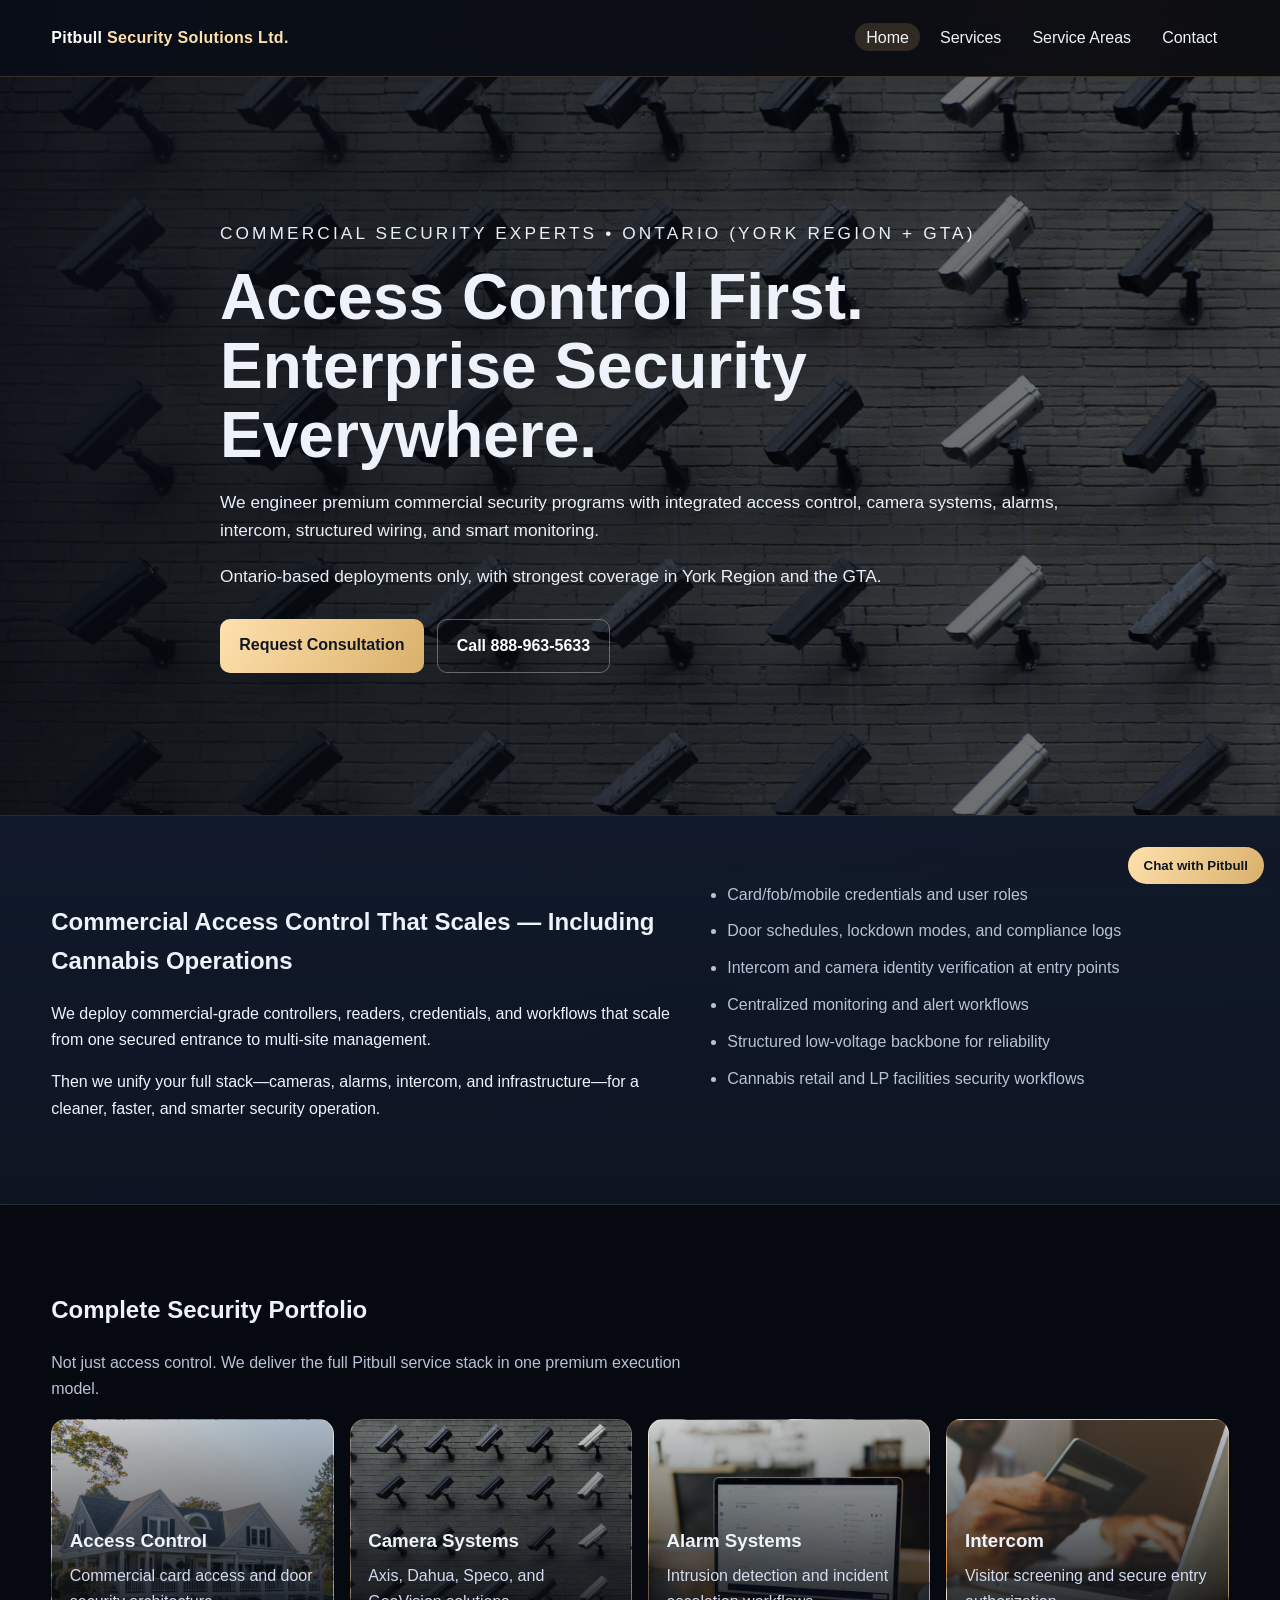
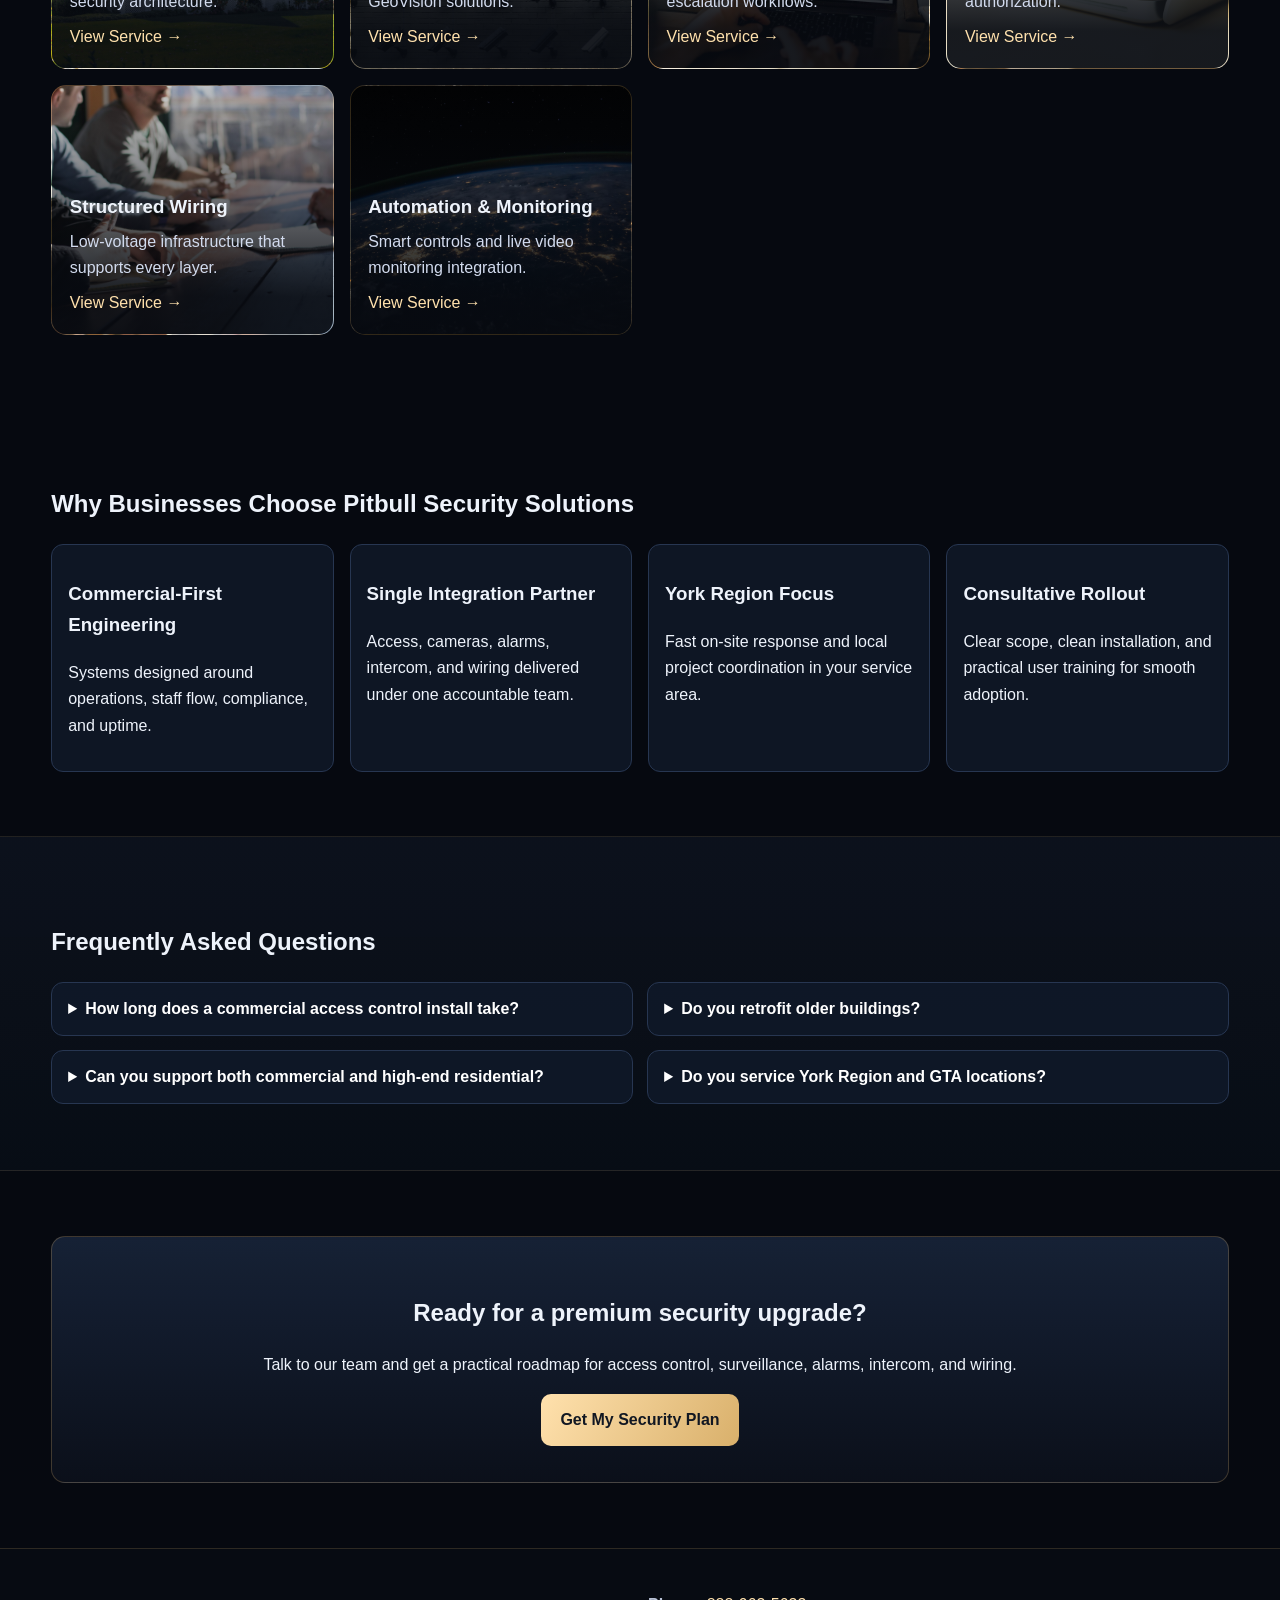
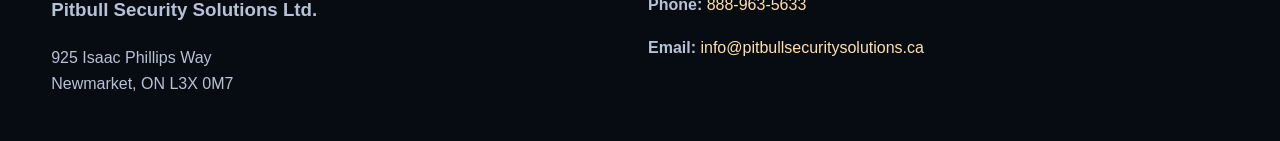
<file: index.html>
<!doctype html>
<html lang="en">
<head>
  <meta charset="UTF-8">
  <meta name="viewport" content="width=device-width, initial-scale=1.0">
  <title>Commercial Security & Access Control Newmarket | Pitbull Security Solutions Ltd.</title>
  <meta name="description" content="Pitbull Security Solutions Ltd. delivers commercial-first access control, camera systems, alarms, intercom, structured wiring, automation, and monitoring in Newmarket, Aurora, Richmond Hill, East Gwillimbury, Bradford, Georgina/Keswick, Vaughan, and GTA project coverage including Toronto, Markham, Mississauga, and Brampton.">
  <meta name="keywords" content="commercial access control Newmarket, security cameras Aurora, alarm systems Richmond Hill, intercom installation Vaughan, structured wiring East Gwillimbury, live video monitoring York Region">
  <meta name="robots" content="index,follow,max-snippet:-1,max-image-preview:large,max-video-preview:-1">
  <meta name="author" content="Pitbull Security Solutions Ltd.">
  <meta name="theme-color" content="#060910">
    <meta property="og:title" content="Pitbull Security Solutions Ltd. | Premium Commercial Security Integration">
  <meta property="og:description" content="Access control-led security design with premium cameras, alarms, intercom, and structured wiring.">
  <meta property="og:type" content="website">
  <meta property="og:url" content="https://pitbullsecuritysolutions.ca/">
  <meta property="og:image" content="https://images.unsplash.com/photo-1529078155058-5d716f45d604?auto=format&fit=crop&w=1600&q=80">
  <meta name="twitter:card" content="summary_large_image">
  <link rel="canonical" href="https://pitbullsecuritysolutions.ca/">
  <link rel="stylesheet" href="styles.css">
  <link rel="icon" href="favicon.svg" type="image/svg+xml">
  <link rel="manifest" href="site.webmanifest">
  <script type="application/ld+json">
  {
    "@context":"https://schema.org",
    "@graph":[
      {
        "@type":"SecurityService",
        "@id":"https://pitbullsecuritysolutions.ca/#business",
        "name":"Pitbull Security Solutions Ltd.",
        "url":"https://pitbullsecuritysolutions.ca/",
        "telephone":"+1-888-963-5633",
        "email":"info@pitbullsecuritysolutions.ca",
        "image":"https://images.unsplash.com/photo-1529078155058-5d716f45d604?auto=format&fit=crop&w=1600&q=80",
        "address":{"@type":"PostalAddress","streetAddress":"925 Isaac Phillips Way","addressLocality":"Newmarket","addressRegion":"ON","postalCode":"L3X 0M7"},
        "areaServed":["Newmarket","Aurora","Richmond Hill","East Gwillimbury","Bradford","Georgina","Keswick","Vaughan","Markham","Toronto","Mississauga","Brampton"],
        "serviceType":["Access Control","Card Access","Camera Systems","Video Surveillance","Alarm Systems","Intercom","Structured Wiring","Low-Voltage Wiring","Smart Home Automation","Automation Systems","Live Video Monitoring"]
      },
      {
        "@type":"FAQPage",
        "mainEntity":[
          {"@type":"Question","name":"What types of properties do you secure?","acceptedAnswer":{"@type":"Answer","text":"We design and install security systems for offices, retail units, cannabis stores, production warehouses, factories, mixed-use buildings, and high-end residential properties."}},
          {"@type":"Question","name":"Can you combine access control, cameras, alarms, and intercom in one system?","acceptedAnswer":{"@type":"Answer","text":"Yes. Pitbull Security Solutions builds integrated security environments where access control, surveillance, alarms, and intercom work together under one strategy."}},
          {"@type":"Question","name":"Do you provide structured low-voltage wiring?","acceptedAnswer":{"@type":"Answer","text":"Yes. We install structured Cat6/Cat6A low-voltage wiring to support access control, camera systems, alarms, intercom, and future expansion."}},
          {"@type":"Question","name":"Which York Region and GTA areas do you serve?","acceptedAnswer":{"@type":"Answer","text":"We serve Newmarket, Aurora, Richmond Hill, East Gwillimbury, Bradford, Georgina/Keswick, Vaughan, and GTA project coverage including Toronto, Markham, Mississauga, and Brampton."}}
        ]
      }
    ]
  }
  </script>
</head>
<body>
<header class="site-header">
  <div class="container nav-wrap">
    <a class="brand" href="index.html">Pitbull <span>Security Solutions Ltd.</span></a>
    <nav aria-label="Primary navigation">
      <ul>
        <li><a href="index.html" aria-current="page">Home</a></li>
        <li><a href="services.html">Services</a></li>
        <li><a href="areas.html">Service Areas</a></li>
        <li><a href="contact.html">Contact</a></li>
      </ul>
    </nav>
  </div>
</header>

<main>
  <section class="hero">
    <div class="container hero-content">
      <p class="eyebrow">Commercial Security Experts • Ontario (York Region + GTA)</p>
      <h1>Access Control First.<br>Enterprise Security Everywhere.</h1>
      <p>We engineer premium commercial security programs with integrated access control, camera systems, alarms, intercom, structured wiring, and smart monitoring.</p>
      <p>Ontario-based deployments only, with strongest coverage in York Region and the GTA.</p>
      <div class="hero-actions">
        <a class="btn btn-primary" href="contact.html">Request Consultation</a>
        <a class="btn btn-secondary" href="tel:8889635633">Call 888-963-5633</a>
      </div>
    </div>
  </section>

  <section class="section dark-panel">
    <div class="container two-col">
      <div>
        <h2>Commercial Access Control That Scales — Including Cannabis Operations</h2>
        <p>We deploy commercial-grade controllers, readers, credentials, and workflows that scale from one secured entrance to multi-site management.</p>
        <p>Then we unify your full stack—cameras, alarms, intercom, and infrastructure—for a cleaner, faster, and smarter security operation.</p>
      </div>
      <ul class="feature-list">
        <li>Card/fob/mobile credentials and user roles</li>
        <li>Door schedules, lockdown modes, and compliance logs</li>
        <li>Intercom and camera identity verification at entry points</li>
        <li>Centralized monitoring and alert workflows</li>
        <li>Structured low-voltage backbone for reliability</li>
        <li>Cannabis retail and LP facilities security workflows</li>
      </ul>
    </div>
  </section>

  <section class="section">
    <div class="container">
      <h2>Complete Security Portfolio</h2>
      <p class="section-lead">Not just access control. We deliver the full Pitbull service stack in one premium execution model.</p>
      <div class="service-grid">
        <article class="service-tile img-access"><div><h3>Access Control</h3><p>Commercial card access and door security architecture.</p><a href="access-control.html">View Service →</a></div></article>
        <article class="service-tile img-camera"><div><h3>Camera Systems</h3><p>Axis, Dahua, Speco, and GeoVision solutions.</p><a href="camera-systems.html">View Service →</a></div></article>
        <article class="service-tile img-alarm"><div><h3>Alarm Systems</h3><p>Intrusion detection and incident escalation workflows.</p><a href="alarm-systems.html">View Service →</a></div></article>
        <article class="service-tile img-intercom"><div><h3>Intercom</h3><p>Visitor screening and secure entry authorization.</p><a href="intercom.html">View Service →</a></div></article>
        <article class="service-tile img-wiring"><div><h3>Structured Wiring</h3><p>Low-voltage infrastructure that supports every layer.</p><a href="structured-wiring.html">View Service →</a></div></article>
        <article class="service-tile img-automation"><div><h3>Automation & Monitoring</h3><p>Smart controls and live video monitoring integration.</p><a href="automation-monitoring.html">View Service →</a></div></article>
      </div>
    </div>
  </section>


  <section class="pro-section">
    <div class="container">
      <h2>Why Businesses Choose Pitbull Security Solutions</h2>
      <div class="pro-grid">
        <article class="kpi"><h3>Commercial-First Engineering</h3><p>Systems designed around operations, staff flow, compliance, and uptime.</p></article>
        <article class="kpi"><h3>Single Integration Partner</h3><p>Access, cameras, alarms, intercom, and wiring delivered under one accountable team.</p></article>
        <article class="kpi"><h3>York Region Focus</h3><p>Fast on-site response and local project coordination in your service area.</p></article>
        <article class="kpi"><h3>Consultative Rollout</h3><p>Clear scope, clean installation, and practical user training for smooth adoption.</p></article>
      </div>
    </div>
  </section>

  <section class="section faq-section">
    <div class="container">
      <h2>Frequently Asked Questions</h2>
      <div class="faq-grid">
        <details class="faq-item"><summary>How long does a commercial access control install take?</summary><p>Most projects begin with a site survey, then deployment timeline depends on door count, wiring pathways, and integration complexity.</p></details>
        <details class="faq-item"><summary>Do you retrofit older buildings?</summary><p>Yes. We commonly retrofit existing buildings with modern card access, cameras, and structured wiring without disrupting daily operations.</p></details>
        <details class="faq-item"><summary>Can you support both commercial and high-end residential?</summary><p>Absolutely. Our primary positioning is commercial, while still providing luxury residential solutions where needed.</p></details>
        <details class="faq-item"><summary>Do you service York Region and GTA locations?</summary><p>Yes—Newmarket, Aurora, Richmond Hill, East Gwillimbury, Bradford, Georgina/Keswick, Vaughan, and GTA project coverage including Toronto, Markham, Mississauga, and Brampton.</p></details>
      </div>
    </div>
  </section>

  <section class="section cta">
    <div class="container cta-wrap">
      <h2>Ready for a premium security upgrade?</h2>
      <p>Talk to our team and get a practical roadmap for access control, surveillance, alarms, intercom, and wiring.</p>
      <a class="btn btn-primary" href="contact.html">Get My Security Plan</a>
    </div>
  </section>
</main>

<footer class="site-footer">
  <div class="container footer-grid">
    <div>
      <h3>Pitbull Security Solutions Ltd.</h3>
      <p>925 Isaac Phillips Way<br>Newmarket, ON L3X 0M7</p>
    </div>
    <div>
      <p><strong>Phone:</strong> <a href="tel:8889635633">888-963-5633</a></p>
      <p><strong>Email:</strong> <a href="mailto:info@pitbullsecuritysolutions.ca">info@pitbullsecuritysolutions.ca</a></p>
    </div>
  </div>
</footer>
  <script src="assistant-chat.js" defer></script>
</body>
</html>
</file>
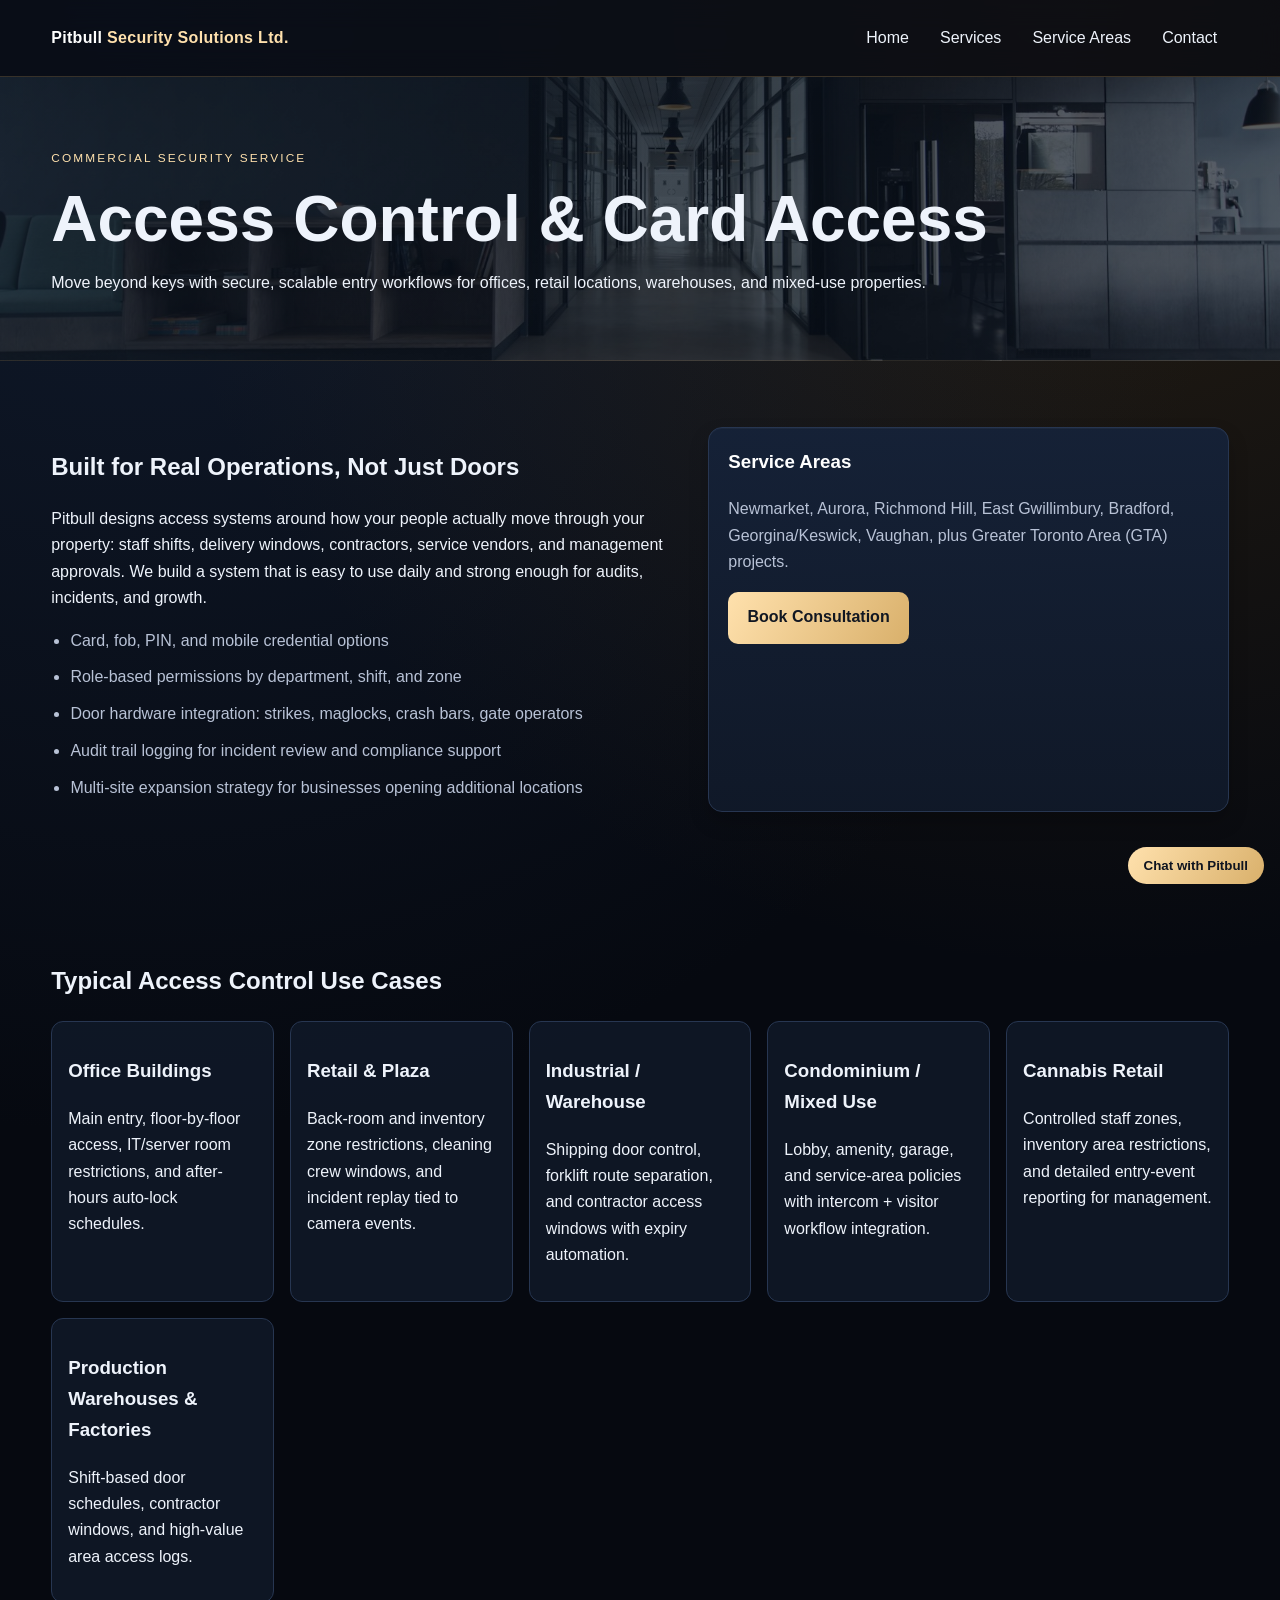
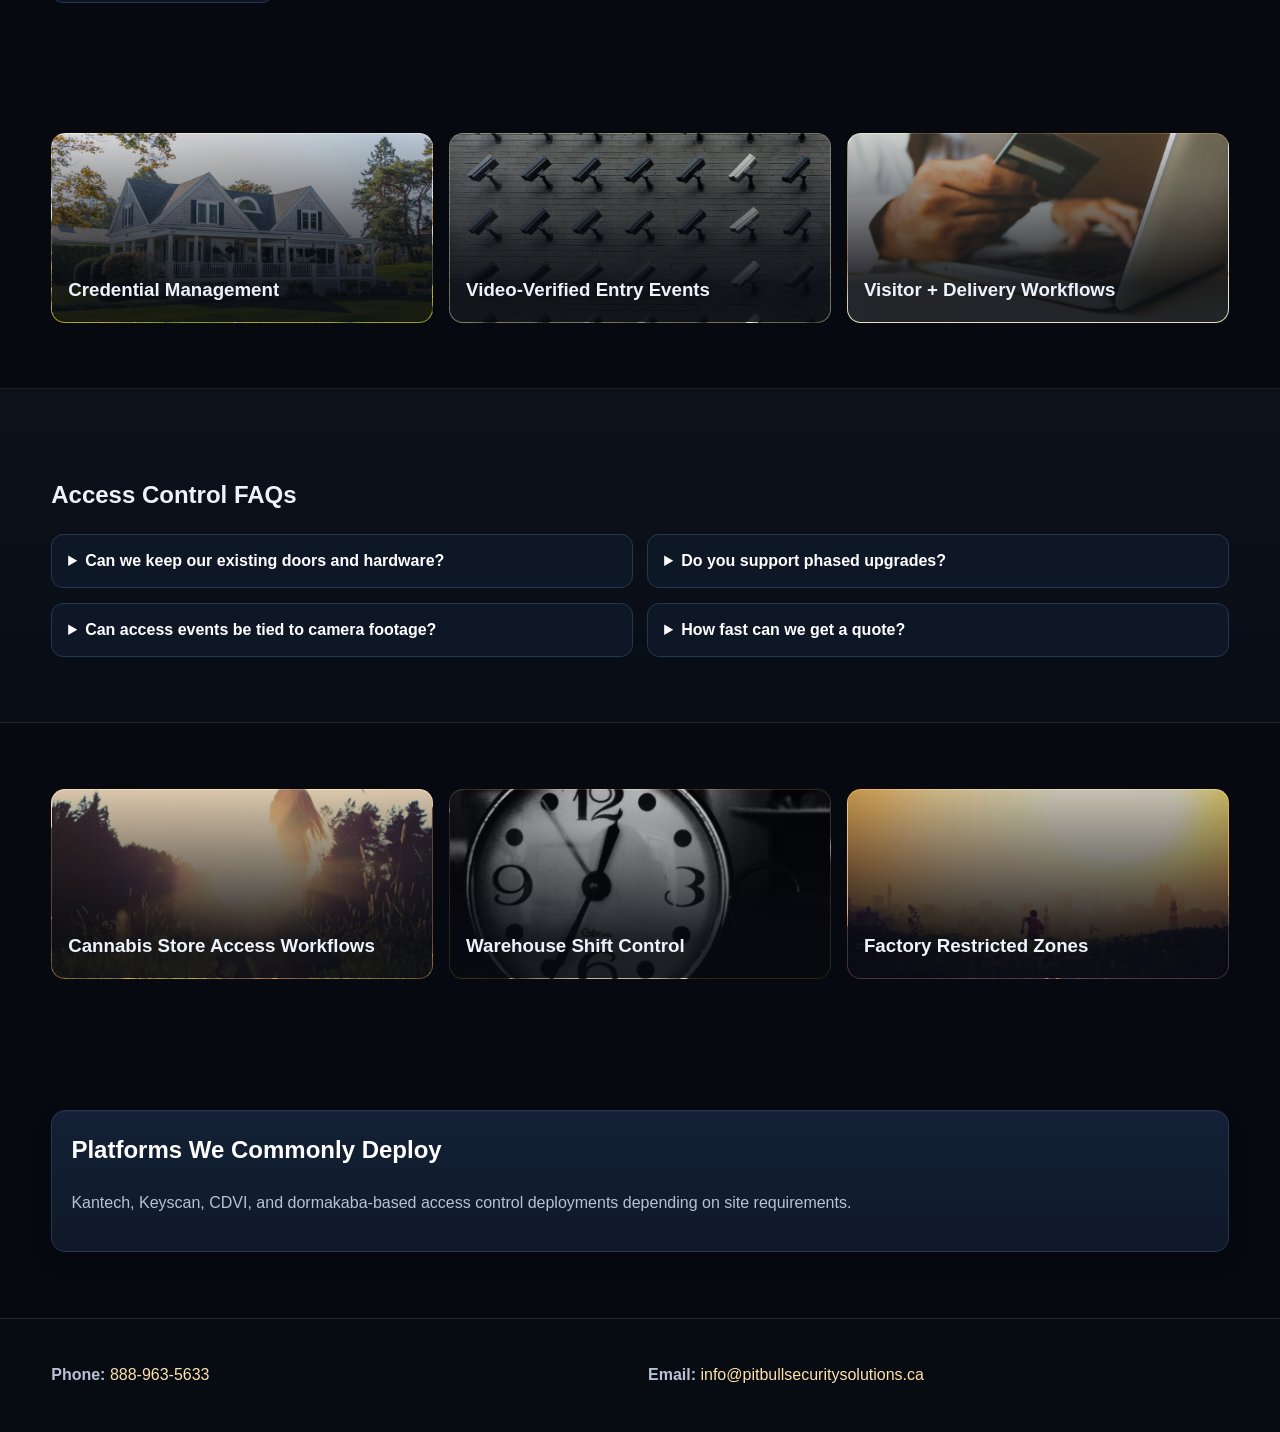
<file: access-control.html>
<!doctype html>
<html lang="en">
<head>
  <meta charset="UTF-8">
  <meta name="viewport" content="width=device-width, initial-scale=1.0">
  <title>Commercial Access Control & Card Access in Ontario (York Region + GTA) | Pitbull Security Solutions Ltd.</title>
  <meta name="description" content="Commercial-grade access control, keyless entry, and credential management for offices, retail, industrial, condo and multi-tenant sites across York Region and the GTA.">
  <meta name="robots" content="index,follow">
  <link rel="canonical" href="https://pitbullsecuritysolutions.ca/access-control.html">
  <link rel="stylesheet" href="styles.css">
  <link rel="icon" href="favicon.svg" type="image/svg+xml">
  <link rel="manifest" href="site.webmanifest">
</head>
<body>
<header class="site-header"><div class="container nav-wrap"><a class="brand" href="index.html">Pitbull <span>Security Solutions Ltd.</span></a><nav aria-label="Primary navigation"><ul><li><a href="index.html">Home</a></li><li><a href="services.html">Services</a></li><li><a href="areas.html">Service Areas</a></li><li><a href="contact.html">Contact</a></li></ul></nav></div></header>
<main>
  <section class="internal-hero img-access-commercial"><div class="container"><p class="eyebrow">Commercial Security Service</p><h1>Access Control & Card Access</h1><p>Move beyond keys with secure, scalable entry workflows for offices, retail locations, warehouses, and mixed-use properties.</p></div></section>

  <section class="section">
    <div class="container two-col">
      <div>
        <h2>Built for Real Operations, Not Just Doors</h2>
        <p>Pitbull designs access systems around how your people actually move through your property: staff shifts, delivery windows, contractors, service vendors, and management approvals. We build a system that is easy to use daily and strong enough for audits, incidents, and growth.</p>
        <ul class="feature-list">
          <li>Card, fob, PIN, and mobile credential options</li>
          <li>Role-based permissions by department, shift, and zone</li>
          <li>Door hardware integration: strikes, maglocks, crash bars, gate operators</li>
          <li>Audit trail logging for incident review and compliance support</li>
          <li>Multi-site expansion strategy for businesses opening additional locations</li>
        </ul>
      </div>
      <div class="card">
        <h3>Service Areas</h3>
        <p>Newmarket, Aurora, Richmond Hill, East Gwillimbury, Bradford, Georgina/Keswick, Vaughan, plus Greater Toronto Area (GTA) projects.</p>
        <p><a class="btn btn-primary" href="contact.html">Book Consultation</a></p>
      </div>
    </div>
  </section>

  <section class="pro-section">
    <div class="container">
      <h2>Typical Access Control Use Cases</h2>
      <div class="pro-grid">
        <article class="kpi"><h3>Office Buildings</h3><p>Main entry, floor-by-floor access, IT/server room restrictions, and after-hours auto-lock schedules.</p></article>
        <article class="kpi"><h3>Retail & Plaza</h3><p>Back-room and inventory zone restrictions, cleaning crew windows, and incident replay tied to camera events.</p></article>
        <article class="kpi"><h3>Industrial / Warehouse</h3><p>Shipping door control, forklift route separation, and contractor access windows with expiry automation.</p></article>
        <article class="kpi"><h3>Condominium / Mixed Use</h3><p>Lobby, amenity, garage, and service-area policies with intercom + visitor workflow integration.</p></article>
        <article class="kpi"><h3>Cannabis Retail</h3><p>Controlled staff zones, inventory area restrictions, and detailed entry-event reporting for management.</p></article>
        <article class="kpi"><h3>Production Warehouses & Factories</h3><p>Shift-based door schedules, contractor windows, and high-value area access logs.</p></article>
      </div>
    </div>
  </section>

  <section class="section">
    <div class="container image-band">
      <article class="band-tile img-access"><h3>Credential Management</h3></article>
      <article class="band-tile img-camera"><h3>Video-Verified Entry Events</h3></article>
      <article class="band-tile img-intercom"><h3>Visitor + Delivery Workflows</h3></article>
    </div>
  </section>

  <section class="faq-section section">
    <div class="container">
      <h2>Access Control FAQs</h2>
      <div class="faq-grid">
        <details class="faq-item"><summary>Can we keep our existing doors and hardware?</summary><p>Usually yes. We assess your current frame/door/hardware condition and recommend where to reuse, upgrade, or replace for reliability.</p></details>
        <details class="faq-item"><summary>Do you support phased upgrades?</summary><p>Absolutely. Many clients start with priority doors, then scale by floor, department, or building as budgets and timelines allow.</p></details>
        <details class="faq-item"><summary>Can access events be tied to camera footage?</summary><p>Yes. We can align access events with camera coverage to speed up verification and incident investigations.</p></details>
        <details class="faq-item"><summary>How fast can we get a quote?</summary><p>After a site review and scope call, we provide a clear proposal with options based on your operational requirements.</p></details>
      </div>
    </div>
  </section>

  
  <section class="section">
    <div class="container image-band">
      <article class="band-tile img-cannabis"><h3>Cannabis Store Access Workflows</h3></article>
      <article class="band-tile img-warehouse"><h3>Warehouse Shift Control</h3></article>
      <article class="band-tile img-factory"><h3>Factory Restricted Zones</h3></article>
    </div>
  </section>

  <section class="section">
    <div class="container">
      <div class="card">
        <h2>Platforms We Commonly Deploy</h2>
        <p>Kantech, Keyscan, CDVI, and dormakaba-based access control deployments depending on site requirements.</p>
      </div>
    </div>
  </section>
</main>
<footer class="site-footer"><div class="container footer-grid"><p><strong>Phone:</strong> <a href="tel:8889635633">888-963-5633</a></p><p><strong>Email:</strong> <a href="mailto:info@pitbullsecuritysolutions.ca">info@pitbullsecuritysolutions.ca</a></p></div></footer>
<script src="assistant-chat.js" defer></script>
</body>
</html>
</file>
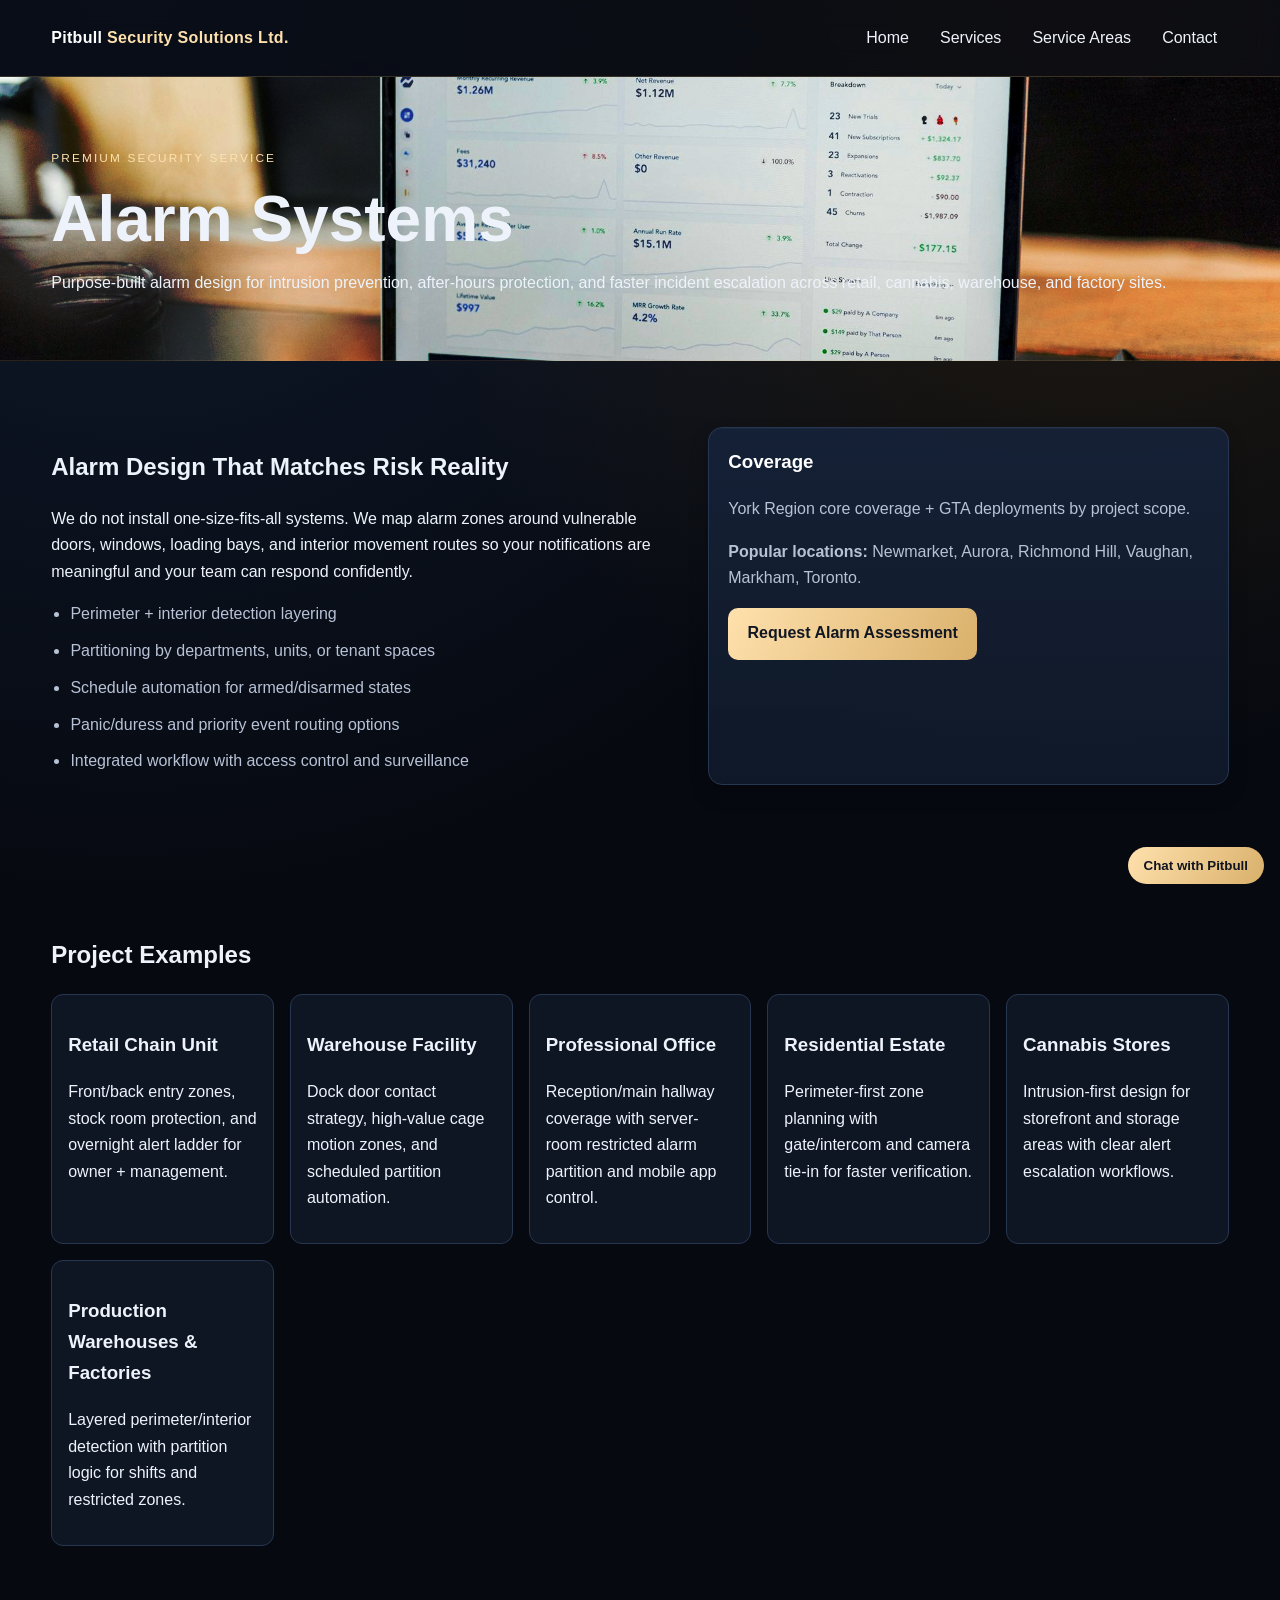
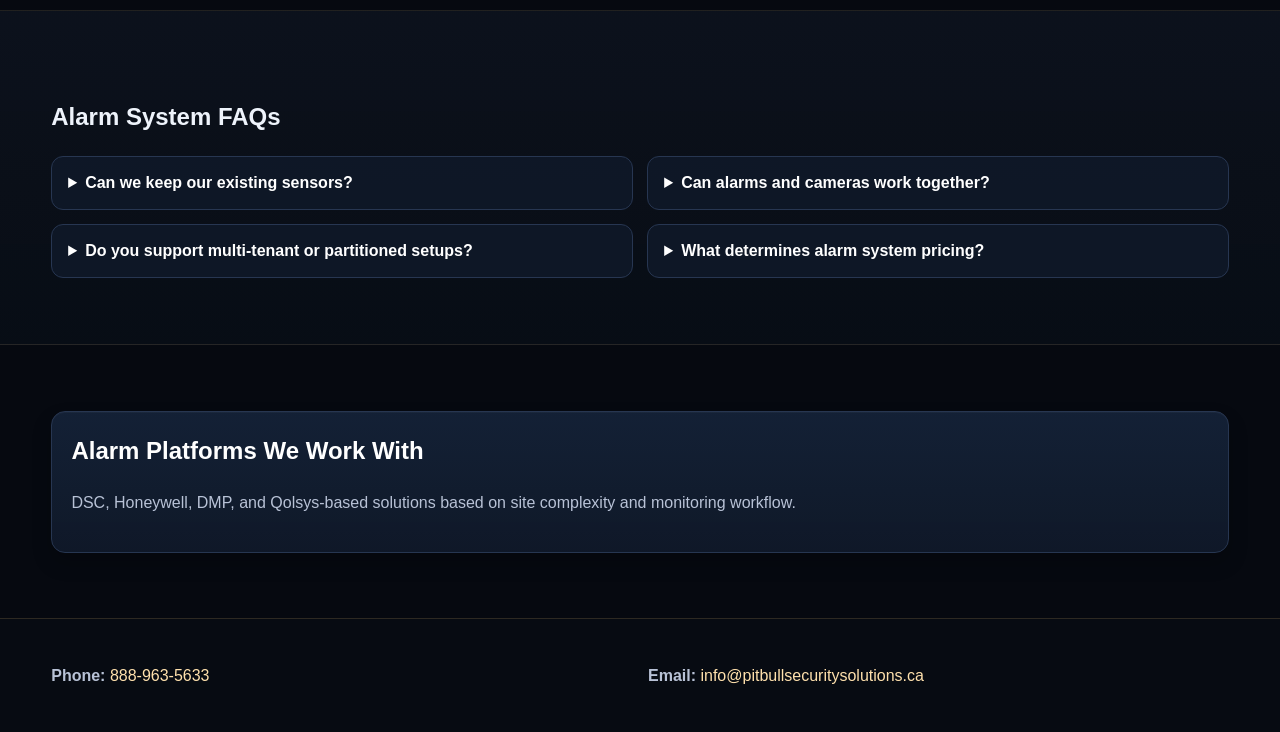
<file: alarm-systems.html>
<!doctype html>
<html lang="en">
<head>
  <meta charset="UTF-8">
  <meta name="viewport" content="width=device-width, initial-scale=1.0">
  <title>Commercial & Residential Alarm Systems in Ontario (York Region + GTA) | Pitbull Security Solutions Ltd.</title>
  <meta name="description" content="Intrusion-focused alarm systems with zoning, alert workflows, and integrated response design for businesses and homes in York Region and GTA.">
  <link rel="canonical" href="https://pitbullsecuritysolutions.ca/alarm-systems.html">
  <link rel="stylesheet" href="styles.css">
  <link rel="icon" href="favicon.svg" type="image/svg+xml">
  <link rel="manifest" href="site.webmanifest">
</head>
<body>
<header class="site-header"><div class="container nav-wrap"><a class="brand" href="index.html">Pitbull <span>Security Solutions Ltd.</span></a><nav aria-label="Primary navigation"><ul><li><a href="index.html">Home</a></li><li><a href="services.html">Services</a></li><li><a href="areas.html">Service Areas</a></li><li><a href="contact.html">Contact</a></li></ul></nav></div></header>
<main>
  <section class="internal-hero img-alarm"><div class="container"><p class="eyebrow">Premium Security Service</p><h1>Alarm Systems</h1><p>Purpose-built alarm design for intrusion prevention, after-hours protection, and faster incident escalation across retail, cannabis, warehouse, and factory sites.</p></div></section>

  <section class="section">
    <div class="container two-col">
      <div>
        <h2>Alarm Design That Matches Risk Reality</h2>
        <p>We do not install one-size-fits-all systems. We map alarm zones around vulnerable doors, windows, loading bays, and interior movement routes so your notifications are meaningful and your team can respond confidently.</p>
        <ul class="feature-list">
          <li>Perimeter + interior detection layering</li>
          <li>Partitioning by departments, units, or tenant spaces</li>
          <li>Schedule automation for armed/disarmed states</li>
          <li>Panic/duress and priority event routing options</li>
          <li>Integrated workflow with access control and surveillance</li>
        </ul>
      </div>
      <div class="card">
        <h3>Coverage</h3>
        <p>York Region core coverage + GTA deployments by project scope.</p>
        <p><strong>Popular locations:</strong> Newmarket, Aurora, Richmond Hill, Vaughan, Markham, Toronto.</p>
        <p><a class="btn btn-primary" href="contact.html">Request Alarm Assessment</a></p>
      </div>
    </div>
  </section>

  <section class="pro-section">
    <div class="container">
      <h2>Project Examples</h2>
      <div class="pro-grid">
        <article class="kpi"><h3>Retail Chain Unit</h3><p>Front/back entry zones, stock room protection, and overnight alert ladder for owner + management.</p></article>
        <article class="kpi"><h3>Warehouse Facility</h3><p>Dock door contact strategy, high-value cage motion zones, and scheduled partition automation.</p></article>
        <article class="kpi"><h3>Professional Office</h3><p>Reception/main hallway coverage with server-room restricted alarm partition and mobile app control.</p></article>
        <article class="kpi"><h3>Residential Estate</h3><p>Perimeter-first zone planning with gate/intercom and camera tie-in for faster verification.</p></article>
        <article class="kpi"><h3>Cannabis Stores</h3><p>Intrusion-first design for storefront and storage areas with clear alert escalation workflows.</p></article>
        <article class="kpi"><h3>Production Warehouses & Factories</h3><p>Layered perimeter/interior detection with partition logic for shifts and restricted zones.</p></article>
      </div>
    </div>
  </section>

  <section class="faq-section section">
    <div class="container">
      <h2>Alarm System FAQs</h2>
      <div class="faq-grid">
        <details class="faq-item"><summary>Can we keep our existing sensors?</summary><p>In many cases yes. We evaluate wiring, sensor health, and panel compatibility before recommending replacements.</p></details>
        <details class="faq-item"><summary>Can alarms and cameras work together?</summary><p>Yes. Alarm events can trigger faster camera review workflows and improve event verification.</p></details>
        <details class="faq-item"><summary>Do you support multi-tenant or partitioned setups?</summary><p>Yes. We regularly build partitioned systems for buildings with different teams, units, or operating hours.</p></details>
        <details class="faq-item"><summary>What determines alarm system pricing?</summary><p>Property layout, zone count, communication requirements, integration scope, and response workflow complexity.</p></details>
      </div>
    </div>
  </section>

  <section class="section">
    <div class="container">
      <div class="card">
        <h2>Alarm Platforms We Work With</h2>
        <p>DSC, Honeywell, DMP, and Qolsys-based solutions based on site complexity and monitoring workflow.</p>
      </div>
    </div>
  </section>
</main>
<footer class="site-footer"><div class="container footer-grid"><p><strong>Phone:</strong> <a href="tel:8889635633">888-963-5633</a></p><p><strong>Email:</strong> <a href="mailto:info@pitbullsecuritysolutions.ca">info@pitbullsecuritysolutions.ca</a></p></div></footer>
<script src="assistant-chat.js" defer></script>
</body>
</html>
</file>
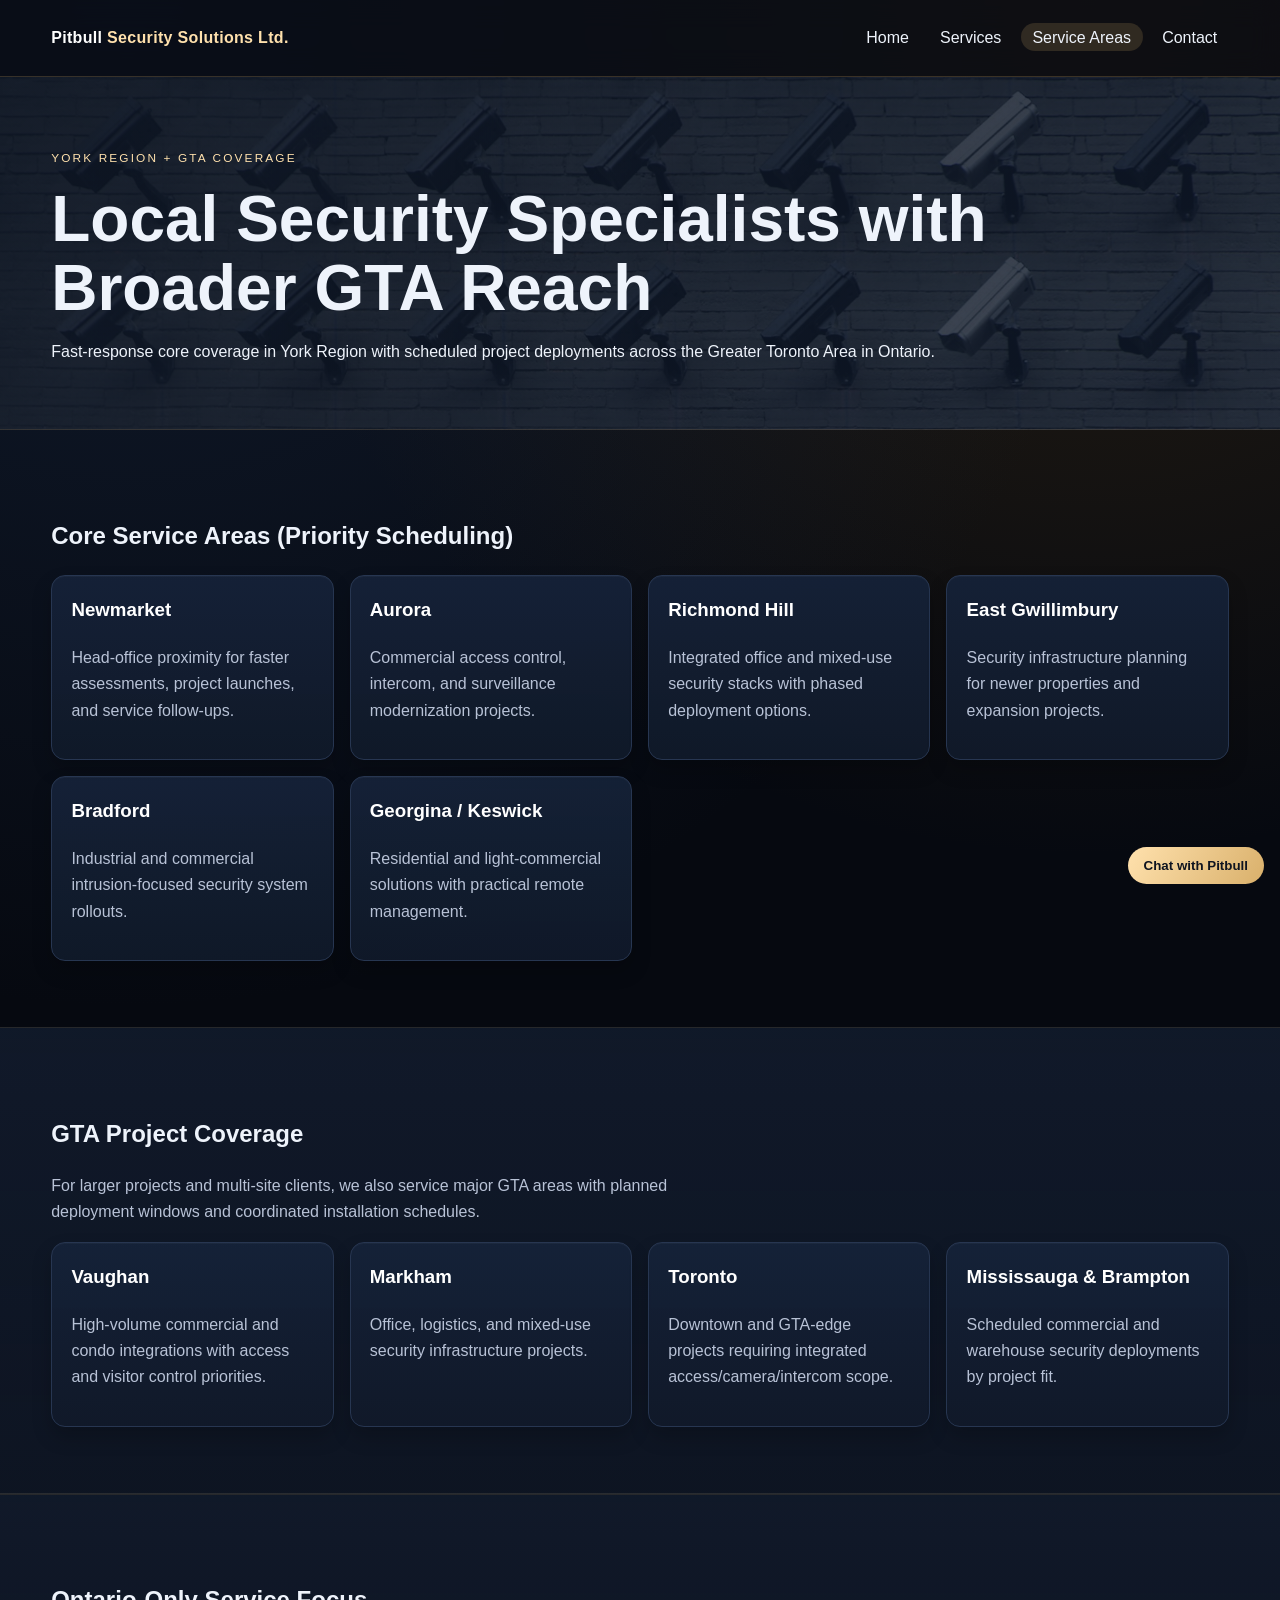
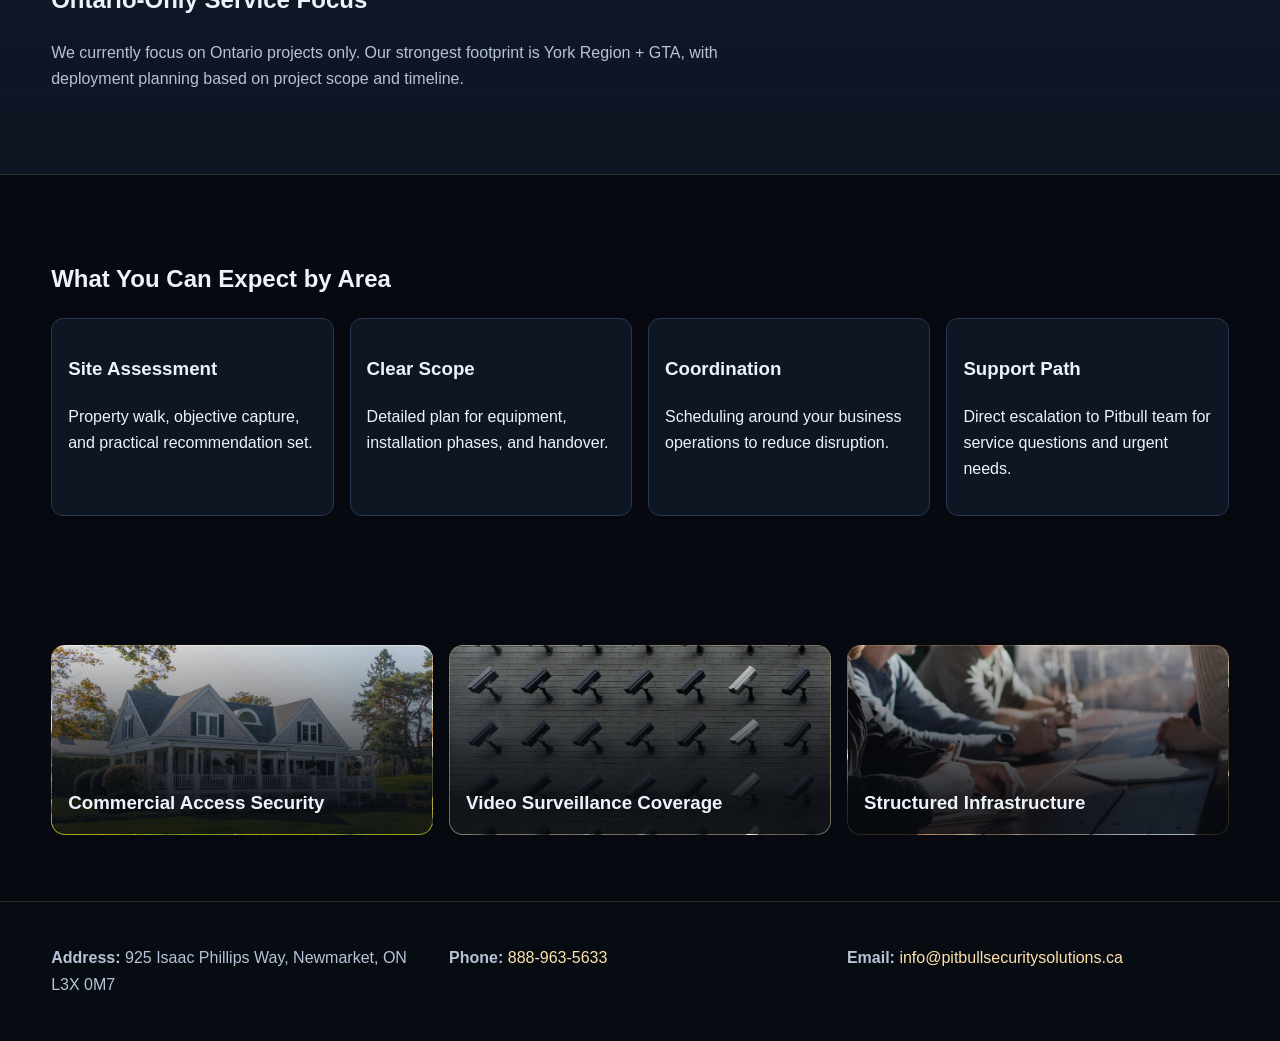
<file: areas.html>
<!doctype html>
<html lang="en">
<head>
  <meta charset="UTF-8">
  <meta name="viewport" content="width=device-width, initial-scale=1.0">
  <title>Service Areas: York Region + GTA (Ontario) Security Installations | Pitbull Security Solutions Ltd.</title>
  <meta name="description" content="Security system design and installation across York Region and Greater Toronto Area: Newmarket, Aurora, Richmond Hill, Vaughan, Markham, Toronto, and surrounding communities.">
  <link rel="canonical" href="https://pitbullsecuritysolutions.ca/areas.html">
  <link rel="stylesheet" href="styles.css">
  <link rel="icon" href="favicon.svg" type="image/svg+xml">
  <link rel="manifest" href="site.webmanifest">
</head>
<body>
<header class="site-header"><div class="container nav-wrap"><a class="brand" href="index.html">Pitbull <span>Security Solutions Ltd.</span></a><nav aria-label="Primary navigation"><ul><li><a href="index.html">Home</a></li><li><a href="services.html">Services</a></li><li><a href="areas.html" aria-current="page">Service Areas</a></li><li><a href="contact.html">Contact</a></li></ul></nav></div></header>

<main>
  <section class="internal-hero map-bg">
    <div class="container">
      <p class="eyebrow">York Region + GTA Coverage</p>
      <h1>Local Security Specialists with Broader GTA Reach</h1>
      <p>Fast-response core coverage in York Region with scheduled project deployments across the Greater Toronto Area in Ontario.</p>
    </div>
  </section>

  <section class="section">
    <div class="container">
      <h2>Core Service Areas (Priority Scheduling)</h2>
      <div class="cards">
        <article class="card"><h3>Newmarket</h3><p>Head-office proximity for faster assessments, project launches, and service follow-ups.</p></article>
        <article class="card"><h3>Aurora</h3><p>Commercial access control, intercom, and surveillance modernization projects.</p></article>
        <article class="card"><h3>Richmond Hill</h3><p>Integrated office and mixed-use security stacks with phased deployment options.</p></article>
        <article class="card"><h3>East Gwillimbury</h3><p>Security infrastructure planning for newer properties and expansion projects.</p></article>
        <article class="card"><h3>Bradford</h3><p>Industrial and commercial intrusion-focused security system rollouts.</p></article>
        <article class="card"><h3>Georgina / Keswick</h3><p>Residential and light-commercial solutions with practical remote management.</p></article>
      </div>
    </div>
  </section>

  <section class="section dark-panel">
    <div class="container">
      <h2>GTA Project Coverage</h2>
      <p class="section-lead">For larger projects and multi-site clients, we also service major GTA areas with planned deployment windows and coordinated installation schedules.</p>
      <div class="cards">
        <article class="card"><h3>Vaughan</h3><p>High-volume commercial and condo integrations with access and visitor control priorities.</p></article>
        <article class="card"><h3>Markham</h3><p>Office, logistics, and mixed-use security infrastructure projects.</p></article>
        <article class="card"><h3>Toronto</h3><p>Downtown and GTA-edge projects requiring integrated access/camera/intercom scope.</p></article>
        <article class="card"><h3>Mississauga & Brampton</h3><p>Scheduled commercial and warehouse security deployments by project fit.</p></article>
      </div>
    </div>
  </section>

  
  <section class="section dark-panel">
    <div class="container">
      <h2>Ontario-Only Service Focus</h2>
      <p class="section-lead">We currently focus on Ontario projects only. Our strongest footprint is York Region + GTA, with deployment planning based on project scope and timeline.</p>
    </div>
  </section>

  <section class="pro-section">
    <div class="container">
      <h2>What You Can Expect by Area</h2>
      <div class="pro-grid">
        <article class="kpi"><h3>Site Assessment</h3><p>Property walk, objective capture, and practical recommendation set.</p></article>
        <article class="kpi"><h3>Clear Scope</h3><p>Detailed plan for equipment, installation phases, and handover.</p></article>
        <article class="kpi"><h3>Coordination</h3><p>Scheduling around your business operations to reduce disruption.</p></article>
        <article class="kpi"><h3>Support Path</h3><p>Direct escalation to Pitbull team for service questions and urgent needs.</p></article>
      </div>
    </div>
  </section>

  <section class="section">
    <div class="container image-band">
      <article class="band-tile img-access"><h3>Commercial Access Security</h3></article>
      <article class="band-tile img-camera"><h3>Video Surveillance Coverage</h3></article>
      <article class="band-tile img-wiring"><h3>Structured Infrastructure</h3></article>
    </div>
  </section>
</main>

<footer class="site-footer"><div class="container footer-grid"><p><strong>Address:</strong> 925 Isaac Phillips Way, Newmarket, ON L3X 0M7</p><p><strong>Phone:</strong> <a href="tel:8889635633">888-963-5633</a></p><p><strong>Email:</strong> <a href="mailto:info@pitbullsecuritysolutions.ca">info@pitbullsecuritysolutions.ca</a></p></div></footer>
<script src="assistant-chat.js" defer></script>
</body>
</html>
</file>
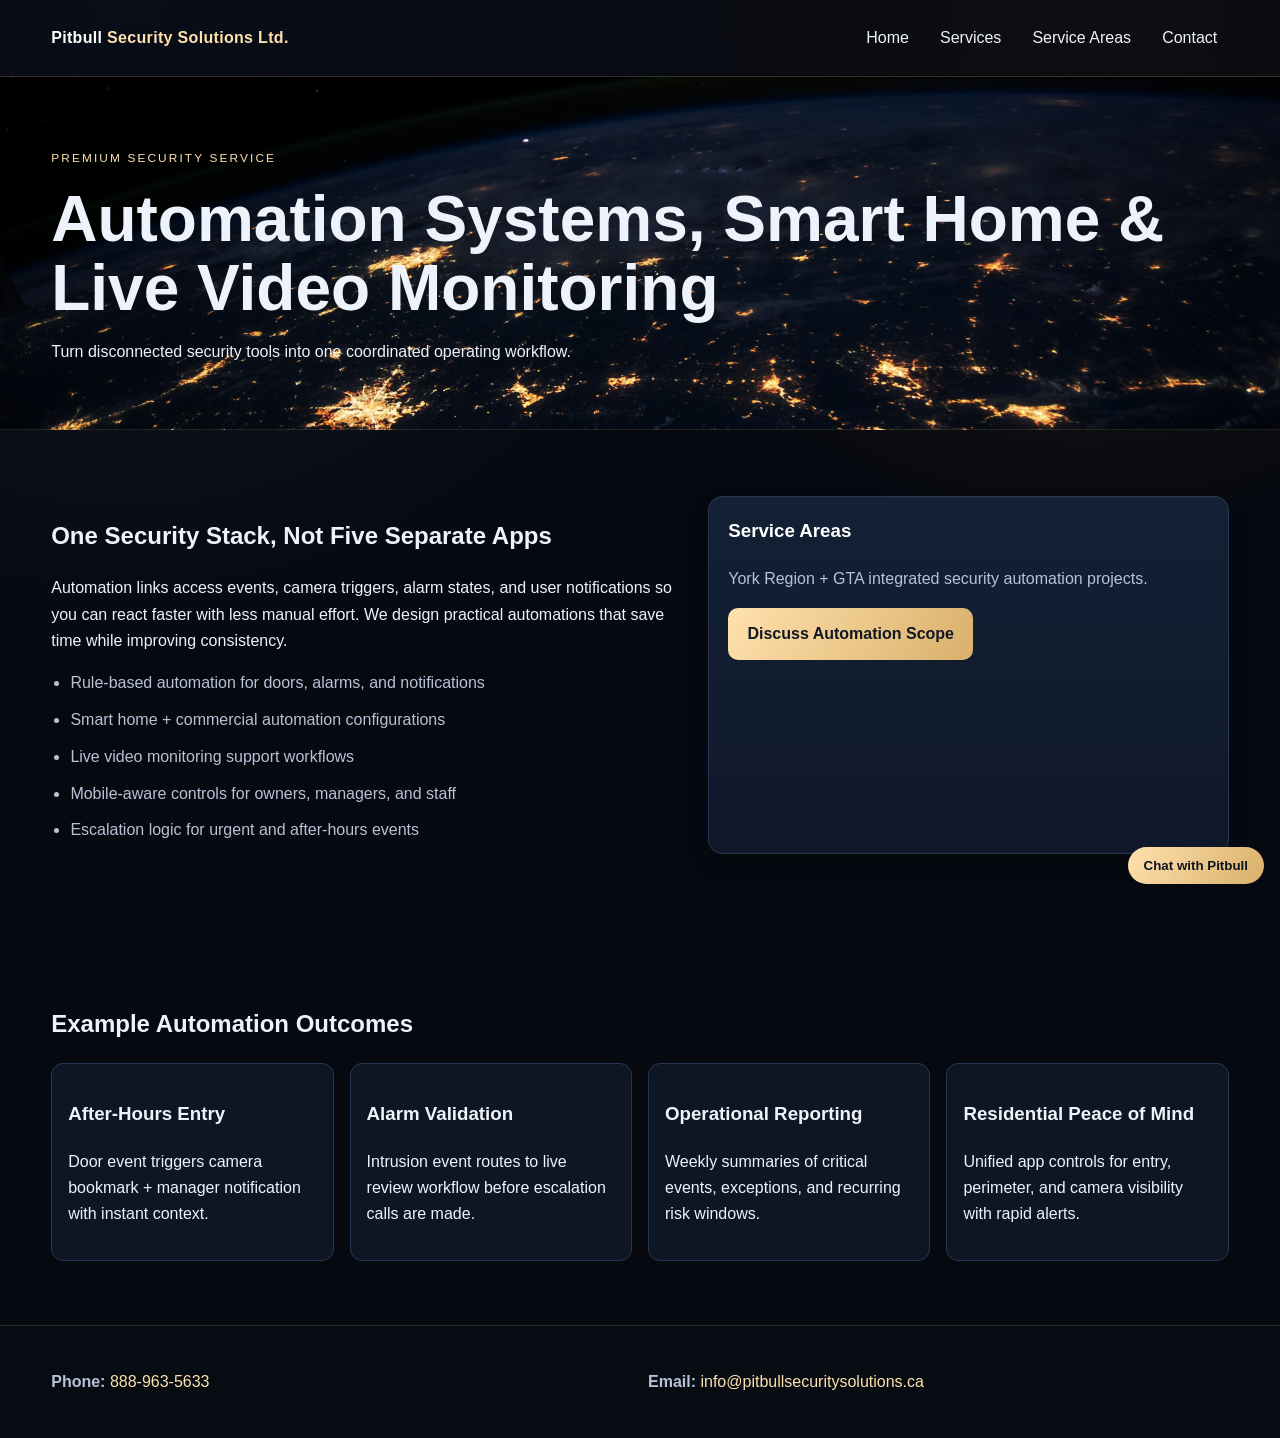
<file: automation-monitoring.html>
<!doctype html>
<html lang="en">
<head>
  <meta charset="UTF-8">
  <meta name="viewport" content="width=device-width, initial-scale=1.0">
  <title>Automation Systems & Live Video Monitoring in Ontario (York Region + GTA) | Pitbull Security Solutions Ltd.</title>
  <meta name="description" content="Integrated automation and live monitoring workflows that connect access, alarms, cameras, and notifications across York Region and the GTA.">
  <link rel="canonical" href="https://pitbullsecuritysolutions.ca/automation-monitoring.html">
  <link rel="stylesheet" href="styles.css">
  <link rel="icon" href="favicon.svg" type="image/svg+xml">
  <link rel="manifest" href="site.webmanifest">
</head>
<body>
<header class="site-header"><div class="container nav-wrap"><a class="brand" href="index.html">Pitbull <span>Security Solutions Ltd.</span></a><nav aria-label="Primary navigation"><ul><li><a href="index.html">Home</a></li><li><a href="services.html">Services</a></li><li><a href="areas.html">Service Areas</a></li><li><a href="contact.html">Contact</a></li></ul></nav></div></header>
<main>
  <section class="internal-hero img-automation"><div class="container"><p class="eyebrow">Premium Security Service</p><h1>Automation Systems, Smart Home & Live Video Monitoring</h1><p>Turn disconnected security tools into one coordinated operating workflow.</p></div></section>

  <section class="section"><div class="container two-col"><div><h2>One Security Stack, Not Five Separate Apps</h2><p>Automation links access events, camera triggers, alarm states, and user notifications so you can react faster with less manual effort. We design practical automations that save time while improving consistency.</p><ul class='feature-list'><li>Rule-based automation for doors, alarms, and notifications</li><li>Smart home + commercial automation configurations</li><li>Live video monitoring support workflows</li><li>Mobile-aware controls for owners, managers, and staff</li><li>Escalation logic for urgent and after-hours events</li></ul></div><div class="card"><h3>Service Areas</h3><p>York Region + GTA integrated security automation projects.</p><p><a class="btn btn-primary" href="contact.html">Discuss Automation Scope</a></p></div></div></section>

  <section class="pro-section"><div class="container"><h2>Example Automation Outcomes</h2><div class="pro-grid"><article class="kpi"><h3>After-Hours Entry</h3><p>Door event triggers camera bookmark + manager notification with instant context.</p></article><article class="kpi"><h3>Alarm Validation</h3><p>Intrusion event routes to live review workflow before escalation calls are made.</p></article><article class="kpi"><h3>Operational Reporting</h3><p>Weekly summaries of critical events, exceptions, and recurring risk windows.</p></article><article class="kpi"><h3>Residential Peace of Mind</h3><p>Unified app controls for entry, perimeter, and camera visibility with rapid alerts.</p></article></div></div></section>
</main>
<footer class="site-footer"><div class="container footer-grid"><p><strong>Phone:</strong> <a href="tel:8889635633">888-963-5633</a></p><p><strong>Email:</strong> <a href="mailto:info@pitbullsecuritysolutions.ca">info@pitbullsecuritysolutions.ca</a></p></div></footer>
<script src="assistant-chat.js" defer></script>
</body>
</html>
</file>
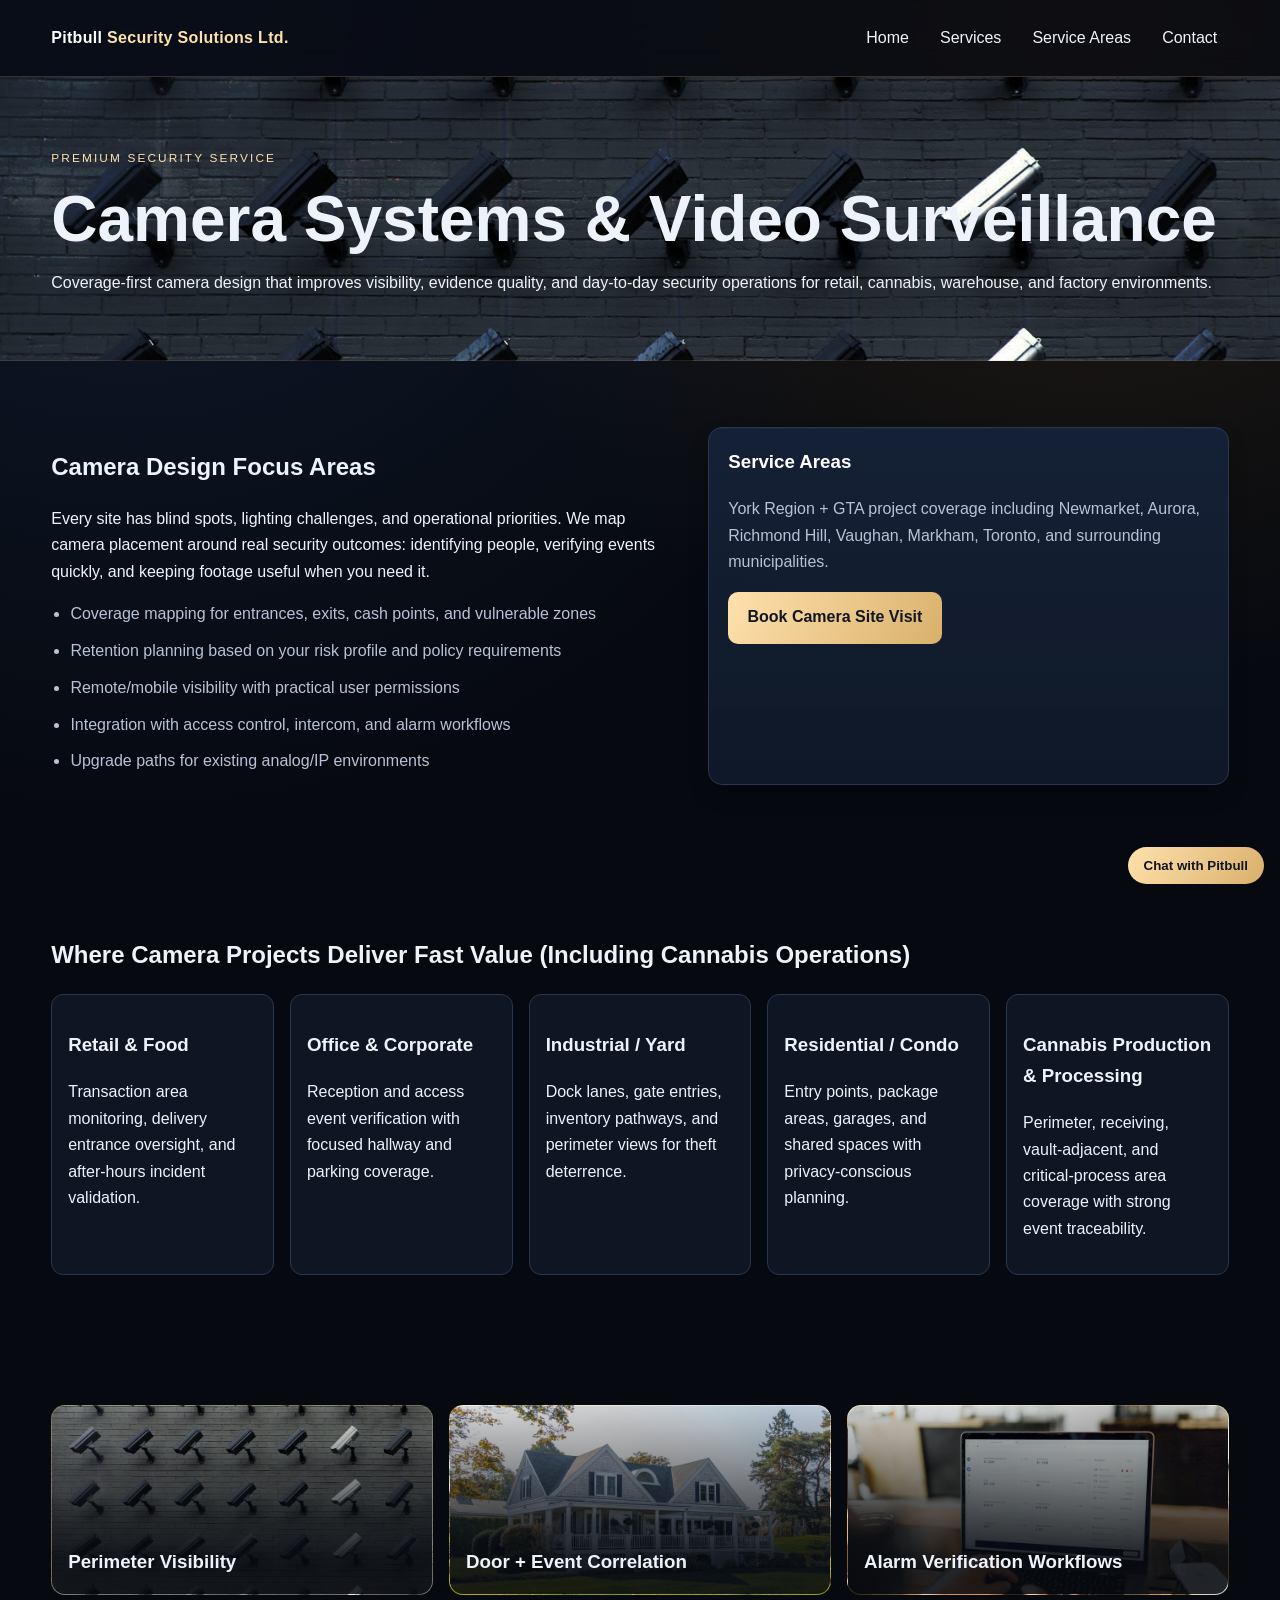
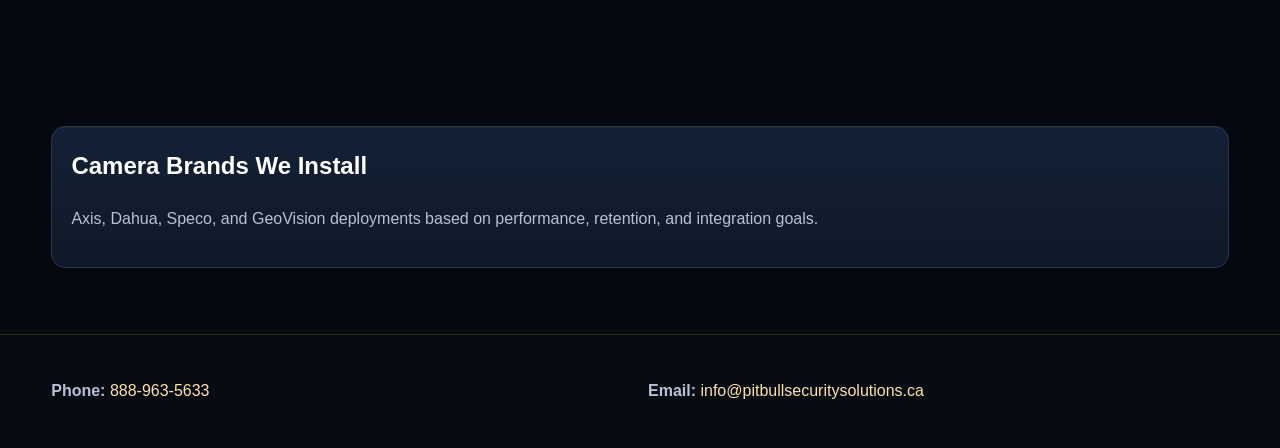
<file: camera-systems.html>
<!doctype html>
<html lang="en">
<head>
  <meta charset="UTF-8">
  <meta name="viewport" content="width=device-width, initial-scale=1.0">
  <title>Camera Systems & Video Surveillance in Ontario (York Region + GTA) | Pitbull Security Solutions Ltd.</title>
  <meta name="description" content="Commercial and residential camera system design, installation, and optimization with retention planning and remote visibility across York Region and GTA.">
  <link rel="canonical" href="https://pitbullsecuritysolutions.ca/camera-systems.html">
  <link rel="stylesheet" href="styles.css">
  <link rel="icon" href="favicon.svg" type="image/svg+xml">
  <link rel="manifest" href="site.webmanifest">
</head>
<body>
<header class="site-header"><div class="container nav-wrap"><a class="brand" href="index.html">Pitbull <span>Security Solutions Ltd.</span></a><nav aria-label="Primary navigation"><ul><li><a href="index.html">Home</a></li><li><a href="services.html">Services</a></li><li><a href="areas.html">Service Areas</a></li><li><a href="contact.html">Contact</a></li></ul></nav></div></header>
<main>
  <section class="internal-hero img-camera"><div class="container"><p class="eyebrow">Premium Security Service</p><h1>Camera Systems & Video Surveillance</h1><p>Coverage-first camera design that improves visibility, evidence quality, and day-to-day security operations for retail, cannabis, warehouse, and factory environments.</p></div></section>

  <section class="section"><div class="container two-col"><div><h2>Camera Design Focus Areas</h2><p>Every site has blind spots, lighting challenges, and operational priorities. We map camera placement around real security outcomes: identifying people, verifying events quickly, and keeping footage useful when you need it.</p><ul class='feature-list'><li>Coverage mapping for entrances, exits, cash points, and vulnerable zones</li><li>Retention planning based on your risk profile and policy requirements</li><li>Remote/mobile visibility with practical user permissions</li><li>Integration with access control, intercom, and alarm workflows</li><li>Upgrade paths for existing analog/IP environments</li></ul></div><div class="card"><h3>Service Areas</h3><p>York Region + GTA project coverage including Newmarket, Aurora, Richmond Hill, Vaughan, Markham, Toronto, and surrounding municipalities.</p><p><a class="btn btn-primary" href="contact.html">Book Camera Site Visit</a></p></div></div></section>

  <section class="pro-section">
    <div class="container">
      <h2>Where Camera Projects Deliver Fast Value (Including Cannabis Operations)</h2>
      <div class="pro-grid">
        <article class="kpi"><h3>Retail & Food</h3><p>Transaction area monitoring, delivery entrance oversight, and after-hours incident validation.</p></article>
        <article class="kpi"><h3>Office & Corporate</h3><p>Reception and access event verification with focused hallway and parking coverage.</p></article>
        <article class="kpi"><h3>Industrial / Yard</h3><p>Dock lanes, gate entries, inventory pathways, and perimeter views for theft deterrence.</p></article>
        <article class="kpi"><h3>Residential / Condo</h3><p>Entry points, package areas, garages, and shared spaces with privacy-conscious planning.</p></article>
        <article class="kpi"><h3>Cannabis Production & Processing</h3><p>Perimeter, receiving, vault-adjacent, and critical-process area coverage with strong event traceability.</p></article>
      </div>
    </div>
  </section>

  <section class="section"><div class="container image-band"><article class="band-tile img-camera"><h3>Perimeter Visibility</h3></article><article class="band-tile img-access"><h3>Door + Event Correlation</h3></article><article class="band-tile img-alarm"><h3>Alarm Verification Workflows</h3></article></div></section>

  <section class="section">
    <div class="container">
      <div class="card">
        <h2>Camera Brands We Install</h2>
        <p>Axis, Dahua, Speco, and GeoVision deployments based on performance, retention, and integration goals.</p>
      </div>
    </div>
  </section>
</main>
<footer class="site-footer"><div class="container footer-grid"><p><strong>Phone:</strong> <a href="tel:8889635633">888-963-5633</a></p><p><strong>Email:</strong> <a href="mailto:info@pitbullsecuritysolutions.ca">info@pitbullsecuritysolutions.ca</a></p></div></footer>
<script src="assistant-chat.js" defer></script>
</body>
</html>
</file>
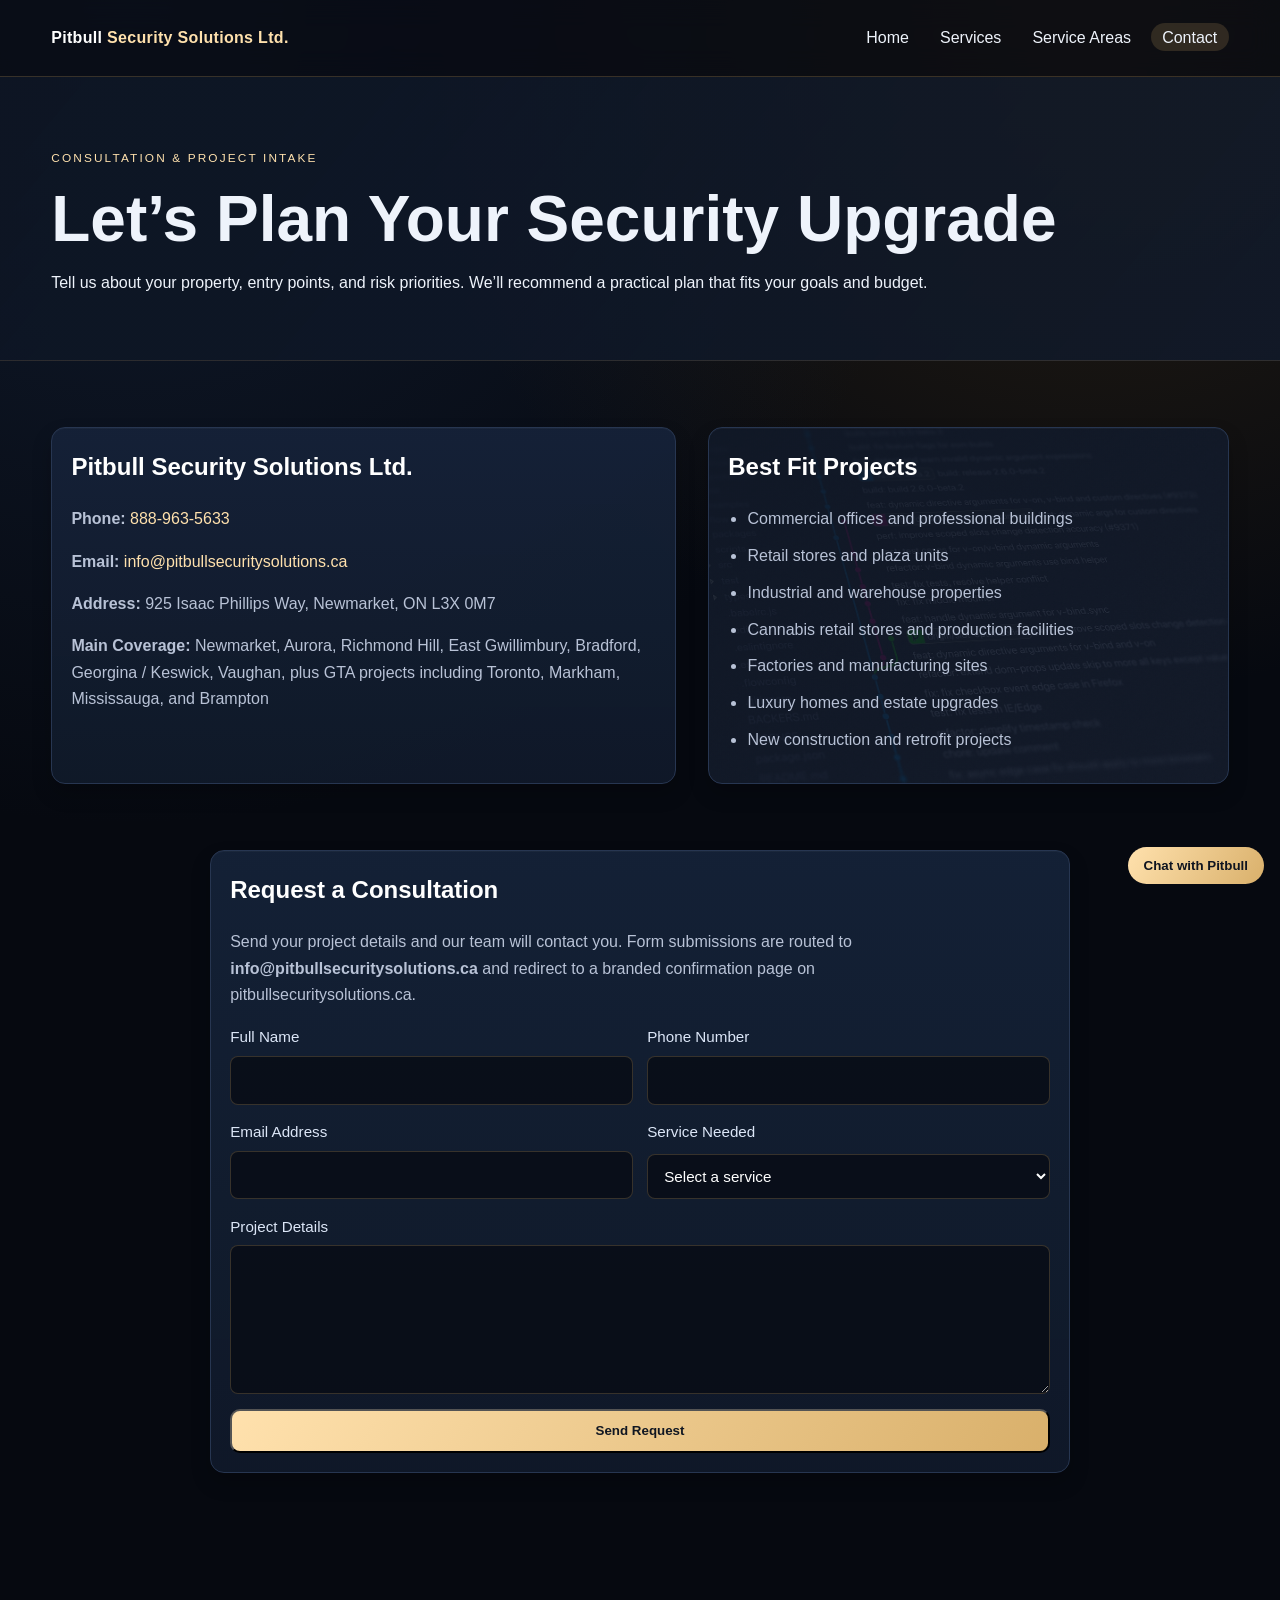
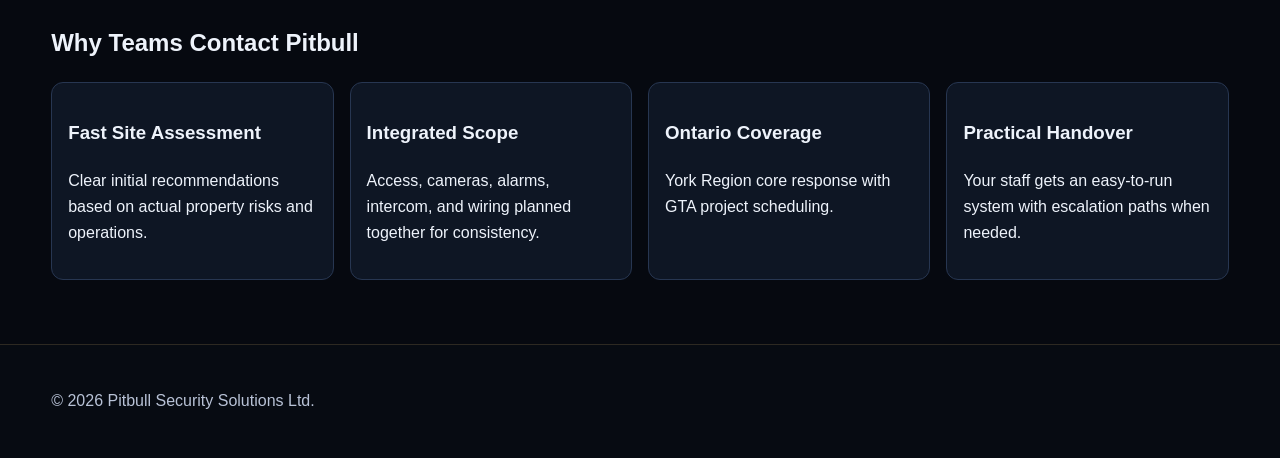
<file: contact.html>
<!doctype html>
<html lang="en">
<head>
  <meta charset="UTF-8">
  <meta name="viewport" content="width=device-width, initial-scale=1.0">
  <title>Contact Pitbull Security Solutions Ltd. | Newmarket Security Experts</title>
  <meta name="description" content="Contact Pitbull Security Solutions Ltd. for access control, surveillance, alarms, intercom, and structured wiring consultations in Ontario (York Region + GTA).">
  <meta name="robots" content="index,follow">
  <link rel="canonical" href="https://pitbullsecuritysolutions.ca/contact.html">
  <link rel="stylesheet" href="styles.css">
  <link rel="icon" href="favicon.svg" type="image/svg+xml">
  <link rel="manifest" href="site.webmanifest">
</head>
<body>
<header class="site-header">
  <div class="container nav-wrap">
    <a class="brand" href="index.html">Pitbull <span>Security Solutions Ltd.</span></a>
    <nav aria-label="Primary navigation">
      <ul>
        <li><a href="index.html">Home</a></li>
        <li><a href="services.html">Services</a></li>
        <li><a href="areas.html">Service Areas</a></li>
        <li><a href="contact.html" aria-current="page">Contact</a></li>
      </ul>
    </nav>
  </div>
</header>

<main>
  <section class="internal-hero">
    <div class="container">
      <p class="eyebrow">Consultation & Project Intake</p>
      <h1>Let’s Plan Your Security Upgrade</h1>
      <p>Tell us about your property, entry points, and risk priorities. We’ll recommend a practical plan that fits your goals and budget.</p>
    </div>
  </section>

  <section class="section">
    <div class="container two-col">
      <div class="card contact-card">
        <h2>Pitbull Security Solutions Ltd.</h2>
        <p><strong>Phone:</strong> <a href="tel:8889635633">888-963-5633</a></p>
        <p><strong>Email:</strong> <a href="mailto:info@pitbullsecuritysolutions.ca">info@pitbullsecuritysolutions.ca</a></p>
        <p><strong>Address:</strong> 925 Isaac Phillips Way, Newmarket, ON L3X 0M7</p>
        <p><strong>Main Coverage:</strong> Newmarket, Aurora, Richmond Hill, East Gwillimbury, Bradford, Georgina / Keswick, Vaughan, plus GTA projects including Toronto, Markham, Mississauga, and Brampton</p>
      </div>
      <div class="card contact-card img-contact-panel">
        <h2>Best Fit Projects</h2>
        <ul class="feature-list">
          <li>Commercial offices and professional buildings</li>
          <li>Retail stores and plaza units</li>
          <li>Industrial and warehouse properties</li>
          <li>Cannabis retail stores and production facilities</li>
          <li>Factories and manufacturing sites</li>
          <li>Luxury homes and estate upgrades</li>
          <li>New construction and retrofit projects</li>
        </ul>
      </div>
    </div>
  </section>

  <section class="section form-section">
    <div class="container">
      <div class="card form-card">
        <h2>Request a Consultation</h2>
        <p class="section-lead">Send your project details and our team will contact you. Form submissions are routed to <strong>info@pitbullsecuritysolutions.ca</strong> and redirect to a branded confirmation page on pitbullsecuritysolutions.ca.</p>
        <form class="contact-form" action="https://formsubmit.co/info@pitbullsecuritysolutions.ca" method="POST">
          <input type="hidden" name="_template" value="table">
          <input type="text" name="_honey" style="display:none">
          <input type="hidden" name="_captcha" value="false">
          <input type="hidden" name="_subject" value="New Website Lead - Pitbull Security Solutions">
          <input type="hidden" name="_next" value="https://pitbullsecuritysolutions.ca/thank-you.html">
          <label>Full Name<input type="text" name="name" required></label>
          <label>Phone Number<input type="tel" name="phone" required></label>
          <label>Email Address<input type="email" name="email" required></label>
          <label>Service Needed
            <select name="service" required>
              <option value="">Select a service</option>
              <option>Access Control</option>
              <option>Camera Systems</option>
              <option>Alarm Systems</option>
              <option>Intercom</option>
              <option>Structured Wiring</option>
              <option>Automation & Monitoring</option>
            </select>
          </label>
          <label>Project Details<textarea name="message" rows="5" required></textarea></label>
          <button class="btn btn-primary" type="submit">Send Request</button>
        </form>
      </div>
    </div>
  </section>

  <section class="pro-section">
    <div class="container">
      <h2>Why Teams Contact Pitbull</h2>
      <div class="pro-grid">
        <article class="kpi"><h3>Fast Site Assessment</h3><p>Clear initial recommendations based on actual property risks and operations.</p></article>
        <article class="kpi"><h3>Integrated Scope</h3><p>Access, cameras, alarms, intercom, and wiring planned together for consistency.</p></article>
        <article class="kpi"><h3>Ontario Coverage</h3><p>York Region core response with GTA project scheduling.</p></article>
        <article class="kpi"><h3>Practical Handover</h3><p>Your staff gets an easy-to-run system with escalation paths when needed.</p></article>
      </div>
    </div>
  </section>

</main>

<footer class="site-footer">
  <div class="container footer-grid">
    <p>&copy; 2026 Pitbull Security Solutions Ltd.</p>
  </div>
</footer>
  <script src="assistant-chat.js" defer></script>
</body>
</html>
</file>
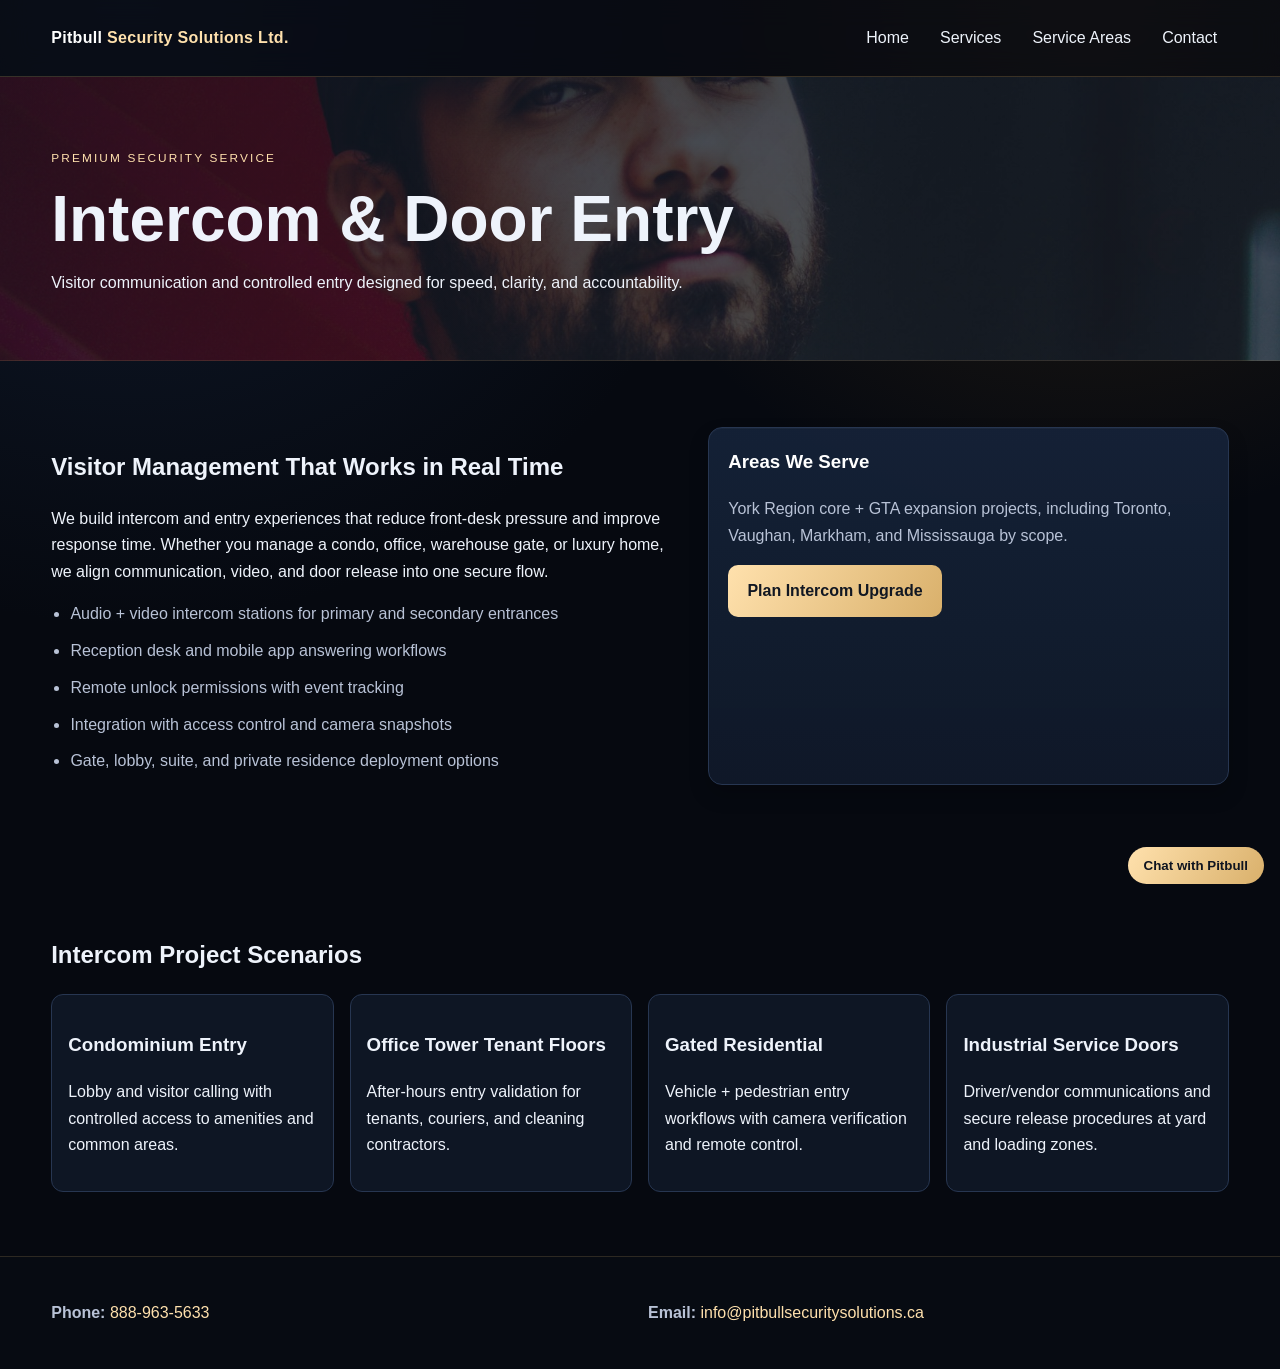
<file: intercom.html>
<!doctype html>
<html lang="en">
<head>
  <meta charset="UTF-8">
  <meta name="viewport" content="width=device-width, initial-scale=1.0">
  <title>Intercom & Door Entry Systems in Ontario (York Region + GTA) | Pitbull Security Solutions Ltd.</title>
  <meta name="description" content="Modern intercom and visitor entry systems with audio/video verification and remote unlock workflows for commercial, condo, and residential projects.">
  <meta name="robots" content="index,follow">
  <link rel="canonical" href="https://pitbullsecuritysolutions.ca/intercom.html">
  <link rel="stylesheet" href="styles.css">
  <link rel="icon" href="favicon.svg" type="image/svg+xml">
  <link rel="manifest" href="site.webmanifest">
</head>
<body>
<header class="site-header"><div class="container nav-wrap"><a class="brand" href="index.html">Pitbull <span>Security Solutions Ltd.</span></a><nav aria-label="Primary navigation"><ul><li><a href="index.html">Home</a></li><li><a href="services.html">Services</a></li><li><a href="areas.html">Service Areas</a></li><li><a href="contact.html">Contact</a></li></ul></nav></div></header>
<main>
  <section class="internal-hero img-intercom-pro"><div class="container"><p class="eyebrow">Premium Security Service</p><h1>Intercom & Door Entry</h1><p>Visitor communication and controlled entry designed for speed, clarity, and accountability.</p></div></section>

  <section class="section"><div class="container two-col"><div><h2>Visitor Management That Works in Real Time</h2><p>We build intercom and entry experiences that reduce front-desk pressure and improve response time. Whether you manage a condo, office, warehouse gate, or luxury home, we align communication, video, and door release into one secure flow.</p><ul class='feature-list'><li>Audio + video intercom stations for primary and secondary entrances</li><li>Reception desk and mobile app answering workflows</li><li>Remote unlock permissions with event tracking</li><li>Integration with access control and camera snapshots</li><li>Gate, lobby, suite, and private residence deployment options</li></ul></div><div class="card"><h3>Areas We Serve</h3><p>York Region core + GTA expansion projects, including Toronto, Vaughan, Markham, and Mississauga by scope.</p><p><a class="btn btn-primary" href="contact.html">Plan Intercom Upgrade</a></p></div></div></section>

  <section class="pro-section"><div class="container"><h2>Intercom Project Scenarios</h2><div class="pro-grid"><article class="kpi"><h3>Condominium Entry</h3><p>Lobby and visitor calling with controlled access to amenities and common areas.</p></article><article class="kpi"><h3>Office Tower Tenant Floors</h3><p>After-hours entry validation for tenants, couriers, and cleaning contractors.</p></article><article class="kpi"><h3>Gated Residential</h3><p>Vehicle + pedestrian entry workflows with camera verification and remote control.</p></article><article class="kpi"><h3>Industrial Service Doors</h3><p>Driver/vendor communications and secure release procedures at yard and loading zones.</p></article></div></div></section>
</main>
<footer class="site-footer"><div class="container footer-grid"><p><strong>Phone:</strong> <a href="tel:8889635633">888-963-5633</a></p><p><strong>Email:</strong> <a href="mailto:info@pitbullsecuritysolutions.ca">info@pitbullsecuritysolutions.ca</a></p></div></footer>
<script src="assistant-chat.js" defer></script>
</body>
</html>
</file>
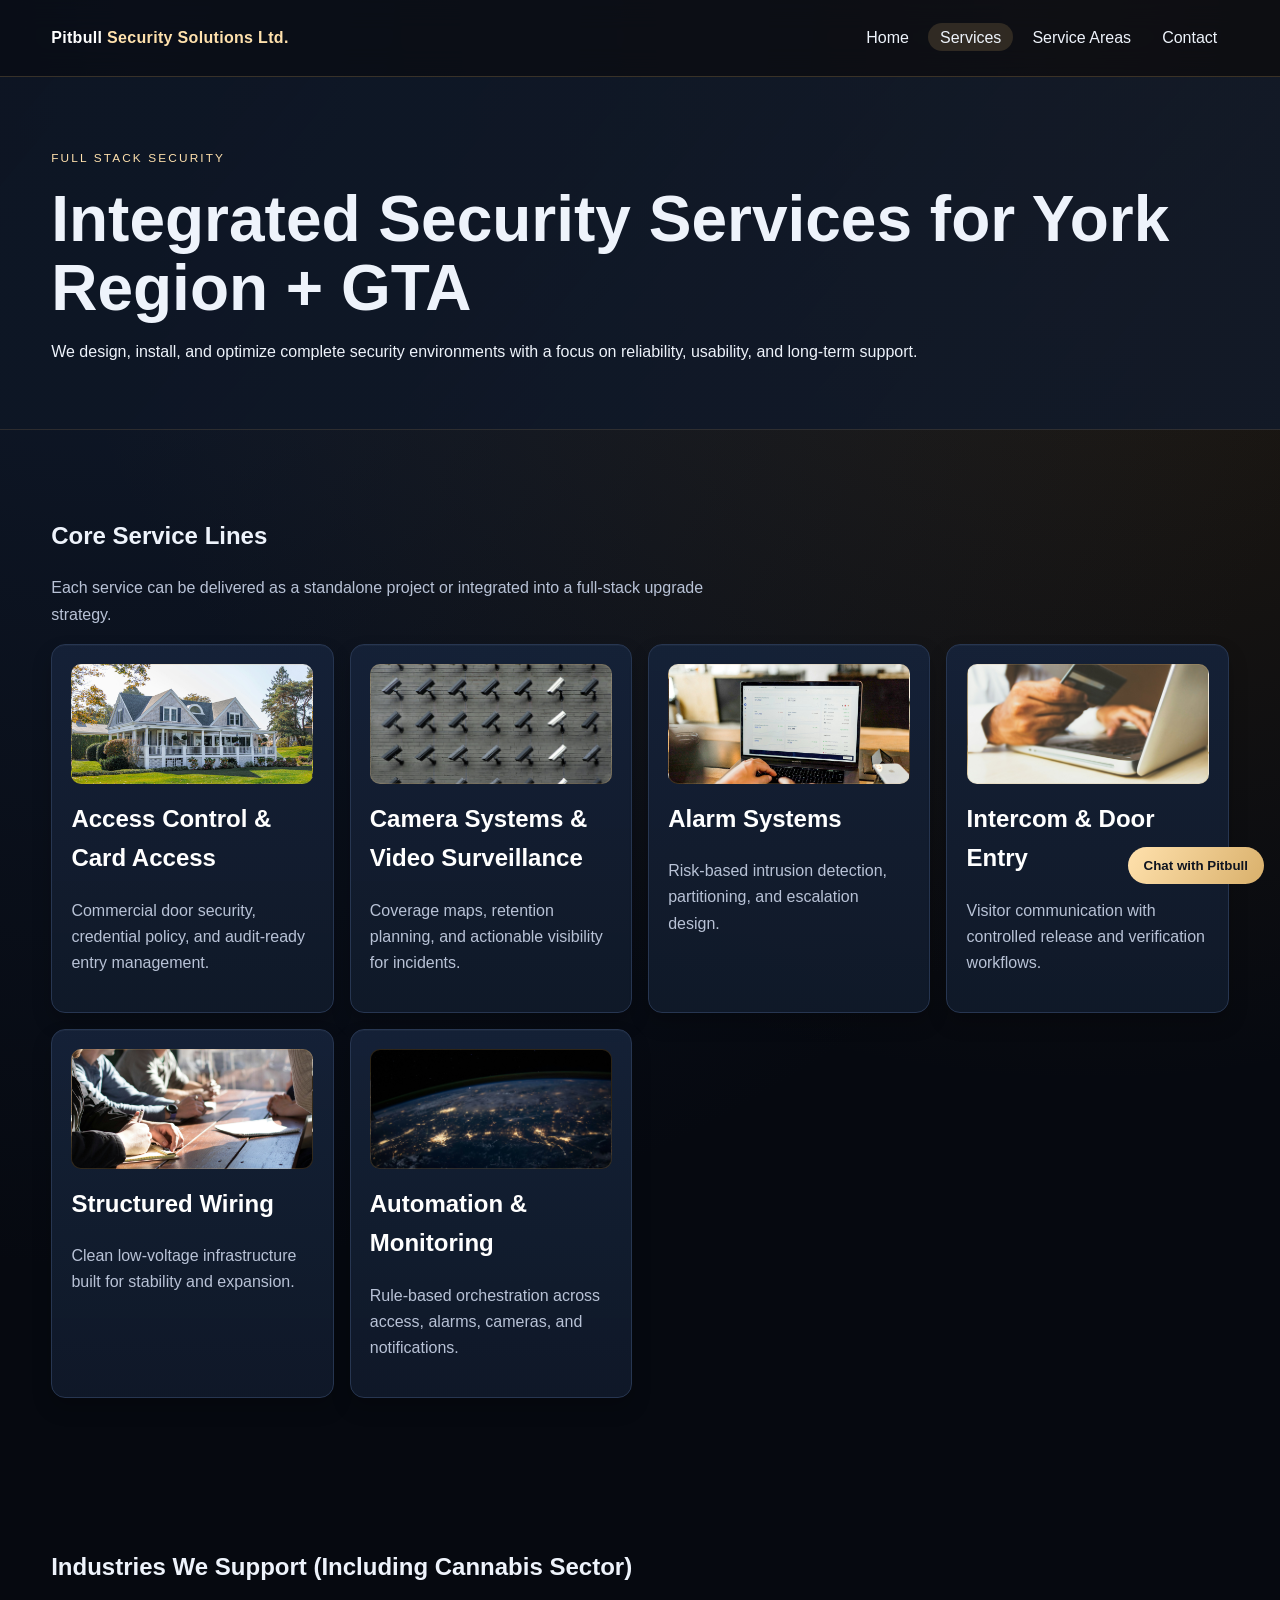
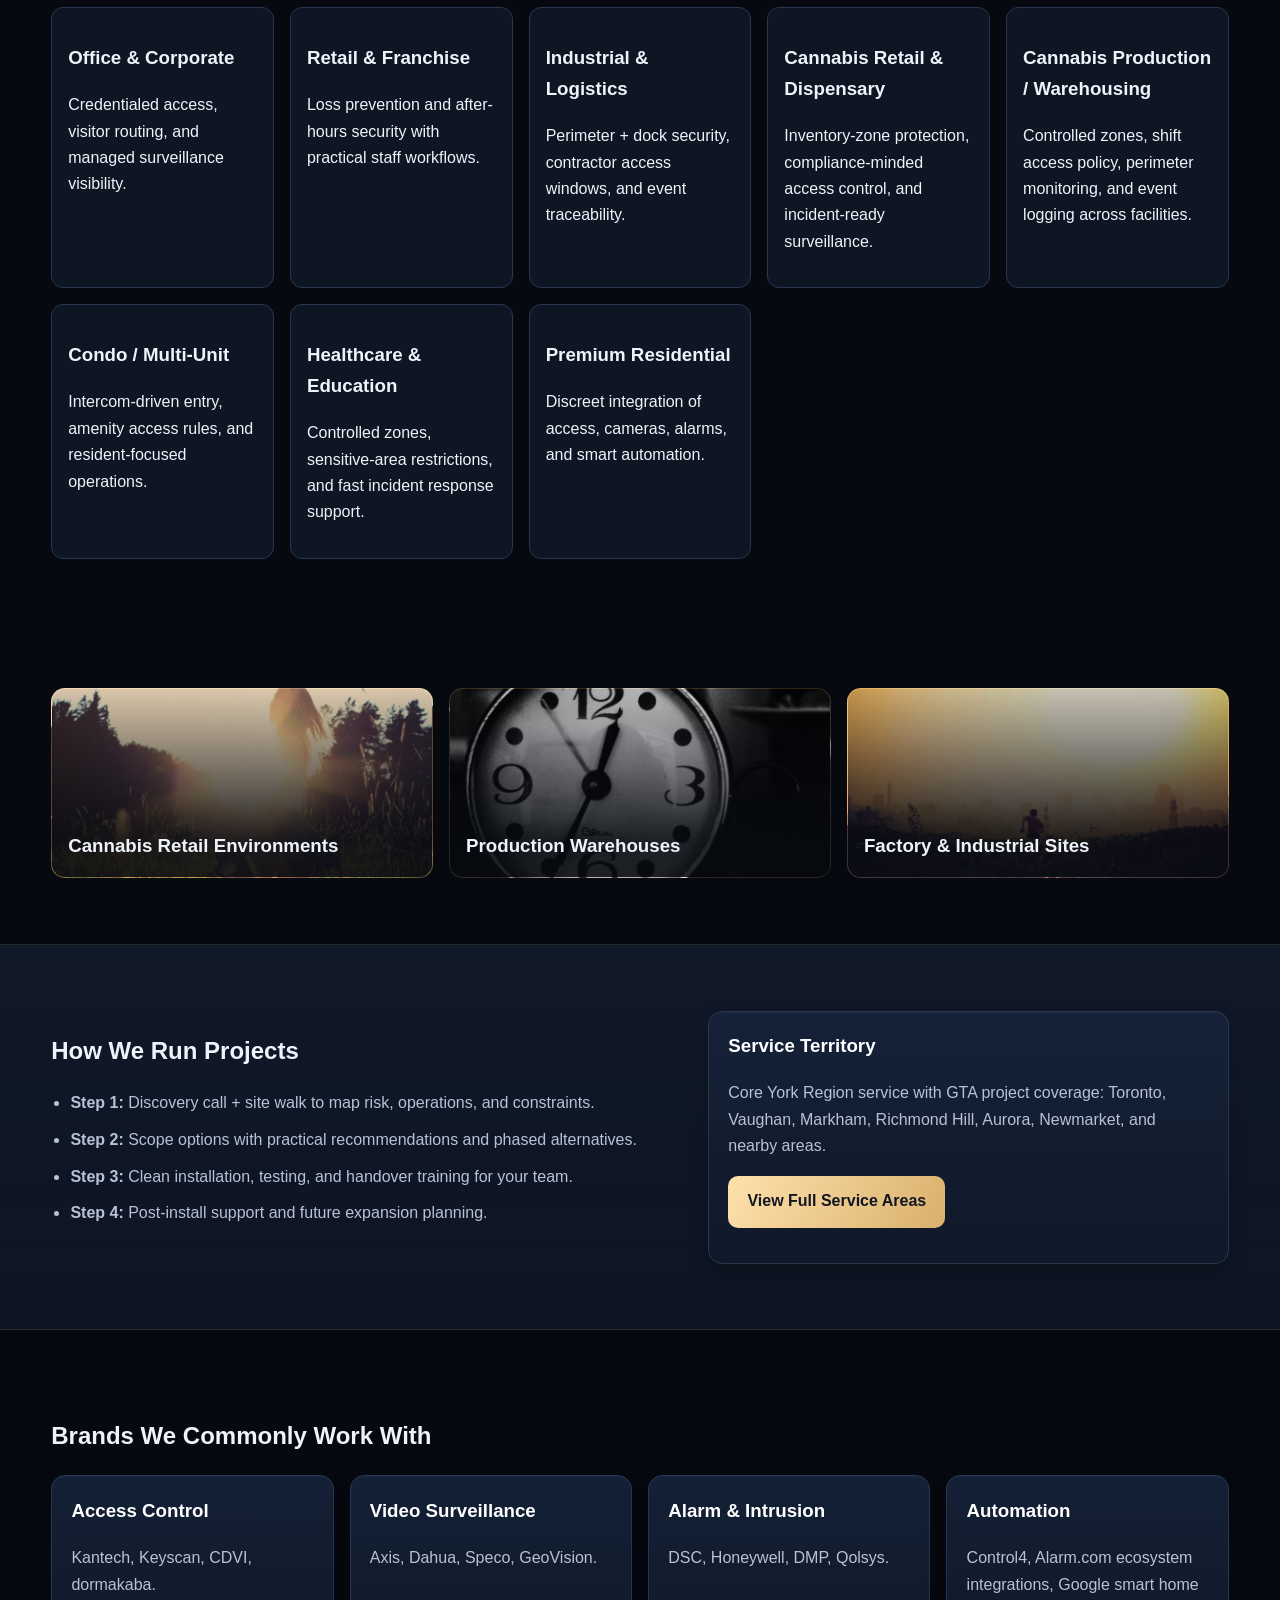
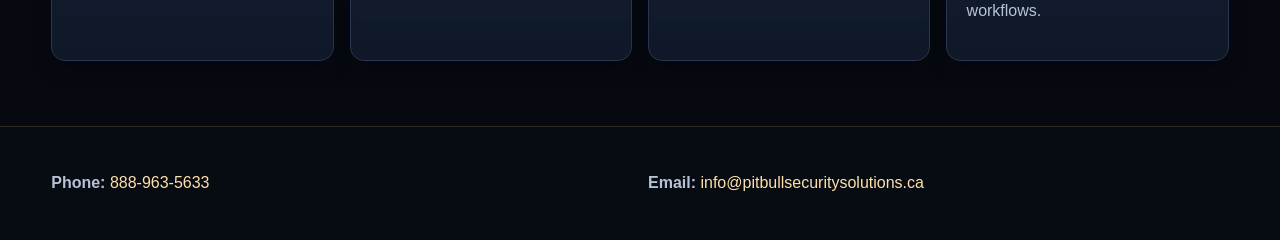
<file: services.html>
<!doctype html>
<html lang="en">
<head>
  <meta charset="UTF-8">
  <meta name="viewport" content="width=device-width, initial-scale=1.0">
  <title>Security Services in Ontario (York Region & GTA) | Pitbull Security Solutions Ltd.</title>
  <meta name="description" content="Commercial-first security services: access control, surveillance, alarm systems, intercom, structured wiring, and automation across York Region and the GTA.">
  <link rel="canonical" href="https://pitbullsecuritysolutions.ca/services.html">
  <link rel="stylesheet" href="styles.css">
  <link rel="icon" href="favicon.svg" type="image/svg+xml">
  <link rel="manifest" href="site.webmanifest">
</head>
<body>
<header class="site-header"><div class="container nav-wrap"><a class="brand" href="index.html">Pitbull <span>Security Solutions Ltd.</span></a><nav aria-label="Primary navigation"><ul><li><a href="index.html">Home</a></li><li><a href="services.html" aria-current="page">Services</a></li><li><a href="areas.html">Service Areas</a></li><li><a href="contact.html">Contact</a></li></ul></nav></div></header>
<main>
  <section class="internal-hero">
    <div class="container">
      <p class="eyebrow">Full Stack Security</p>
      <h1>Integrated Security Services for York Region + GTA</h1>
      <p>We design, install, and optimize complete security environments with a focus on reliability, usability, and long-term support.</p>
    </div>
  </section>

  <section class="section">
    <div class="container">
      <h2>Core Service Lines</h2>
      <p class="section-lead">Each service can be delivered as a standalone project or integrated into a full-stack upgrade strategy.</p>
      <div class="service-links">
        <a class="card service-card-link" href="access-control.html"><span class="service-thumb img-access" aria-hidden="true"></span><h2>Access Control & Card Access</h2><p>Commercial door security, credential policy, and audit-ready entry management.</p></a>
        <a class="card service-card-link" href="camera-systems.html"><span class="service-thumb img-camera" aria-hidden="true"></span><h2>Camera Systems & Video Surveillance</h2><p>Coverage maps, retention planning, and actionable visibility for incidents.</p></a>
        <a class="card service-card-link" href="alarm-systems.html"><span class="service-thumb img-alarm" aria-hidden="true"></span><h2>Alarm Systems</h2><p>Risk-based intrusion detection, partitioning, and escalation design.</p></a>
        <a class="card service-card-link" href="intercom.html"><span class="service-thumb img-intercom" aria-hidden="true"></span><h2>Intercom & Door Entry</h2><p>Visitor communication with controlled release and verification workflows.</p></a>
        <a class="card service-card-link" href="structured-wiring.html"><span class="service-thumb img-wiring" aria-hidden="true"></span><h2>Structured Wiring</h2><p>Clean low-voltage infrastructure built for stability and expansion.</p></a>
        <a class="card service-card-link" href="automation-monitoring.html"><span class="service-thumb img-automation" aria-hidden="true"></span><h2>Automation & Monitoring</h2><p>Rule-based orchestration across access, alarms, cameras, and notifications.</p></a>
      </div>
    </div>
  </section>

  <section class="pro-section">
    <div class="container">
      <h2>Industries We Support (Including Cannabis Sector)</h2>
      <div class="pro-grid">
        <article class="kpi"><h3>Office & Corporate</h3><p>Credentialed access, visitor routing, and managed surveillance visibility.</p></article>
        <article class="kpi"><h3>Retail & Franchise</h3><p>Loss prevention and after-hours security with practical staff workflows.</p></article>
        <article class="kpi"><h3>Industrial & Logistics</h3><p>Perimeter + dock security, contractor access windows, and event traceability.</p></article>
        <article class="kpi"><h3>Cannabis Retail & Dispensary</h3><p>Inventory-zone protection, compliance-minded access control, and incident-ready surveillance.</p></article>
        <article class="kpi"><h3>Cannabis Production / Warehousing</h3><p>Controlled zones, shift access policy, perimeter monitoring, and event logging across facilities.</p></article>
        <article class="kpi"><h3>Condo / Multi-Unit</h3><p>Intercom-driven entry, amenity access rules, and resident-focused operations.</p></article>
        <article class="kpi"><h3>Healthcare & Education</h3><p>Controlled zones, sensitive-area restrictions, and fast incident response support.</p></article>
        <article class="kpi"><h3>Premium Residential</h3><p>Discreet integration of access, cameras, alarms, and smart automation.</p></article>
      </div>
    </div>
  </section>

  
  <section class="section">
    <div class="container image-band">
      <article class="band-tile img-cannabis"><h3>Cannabis Retail Environments</h3></article>
      <article class="band-tile img-warehouse"><h3>Production Warehouses</h3></article>
      <article class="band-tile img-factory"><h3>Factory & Industrial Sites</h3></article>
    </div>
  </section>

  <section class="section dark-panel">
    <div class="container two-col">
      <div>
        <h2>How We Run Projects</h2>
        <ul class="feature-list">
          <li><strong>Step 1:</strong> Discovery call + site walk to map risk, operations, and constraints.</li>
          <li><strong>Step 2:</strong> Scope options with practical recommendations and phased alternatives.</li>
          <li><strong>Step 3:</strong> Clean installation, testing, and handover training for your team.</li>
          <li><strong>Step 4:</strong> Post-install support and future expansion planning.</li>
        </ul>
      </div>
      <div class="card">
        <h3>Service Territory</h3>
        <p>Core York Region service with GTA project coverage: Toronto, Vaughan, Markham, Richmond Hill, Aurora, Newmarket, and nearby areas.</p>
        <p><a class="btn btn-primary" href="areas.html">View Full Service Areas</a></p>
      </div>
    </div>
  </section>

  <section class="section">
    <div class="container">
      <h2>Brands We Commonly Work With</h2>
      <div class="cards">
        <article class="card"><h3>Access Control</h3><p>Kantech, Keyscan, CDVI, dormakaba.</p></article>
        <article class="card"><h3>Video Surveillance</h3><p>Axis, Dahua, Speco, GeoVision.</p></article>
        <article class="card"><h3>Alarm & Intrusion</h3><p>DSC, Honeywell, DMP, Qolsys.</p></article>
        <article class="card"><h3>Automation</h3><p>Control4, Alarm.com ecosystem integrations, Google smart home workflows.</p></article>
      </div>
    </div>
  </section>

</main>
<footer class="site-footer"><div class="container footer-grid"><p><strong>Phone:</strong> <a href="tel:8889635633">888-963-5633</a></p><p><strong>Email:</strong> <a href="mailto:info@pitbullsecuritysolutions.ca">info@pitbullsecuritysolutions.ca</a></p></div></footer>
<script src="assistant-chat.js" defer></script>
</body>
</html>
</file>
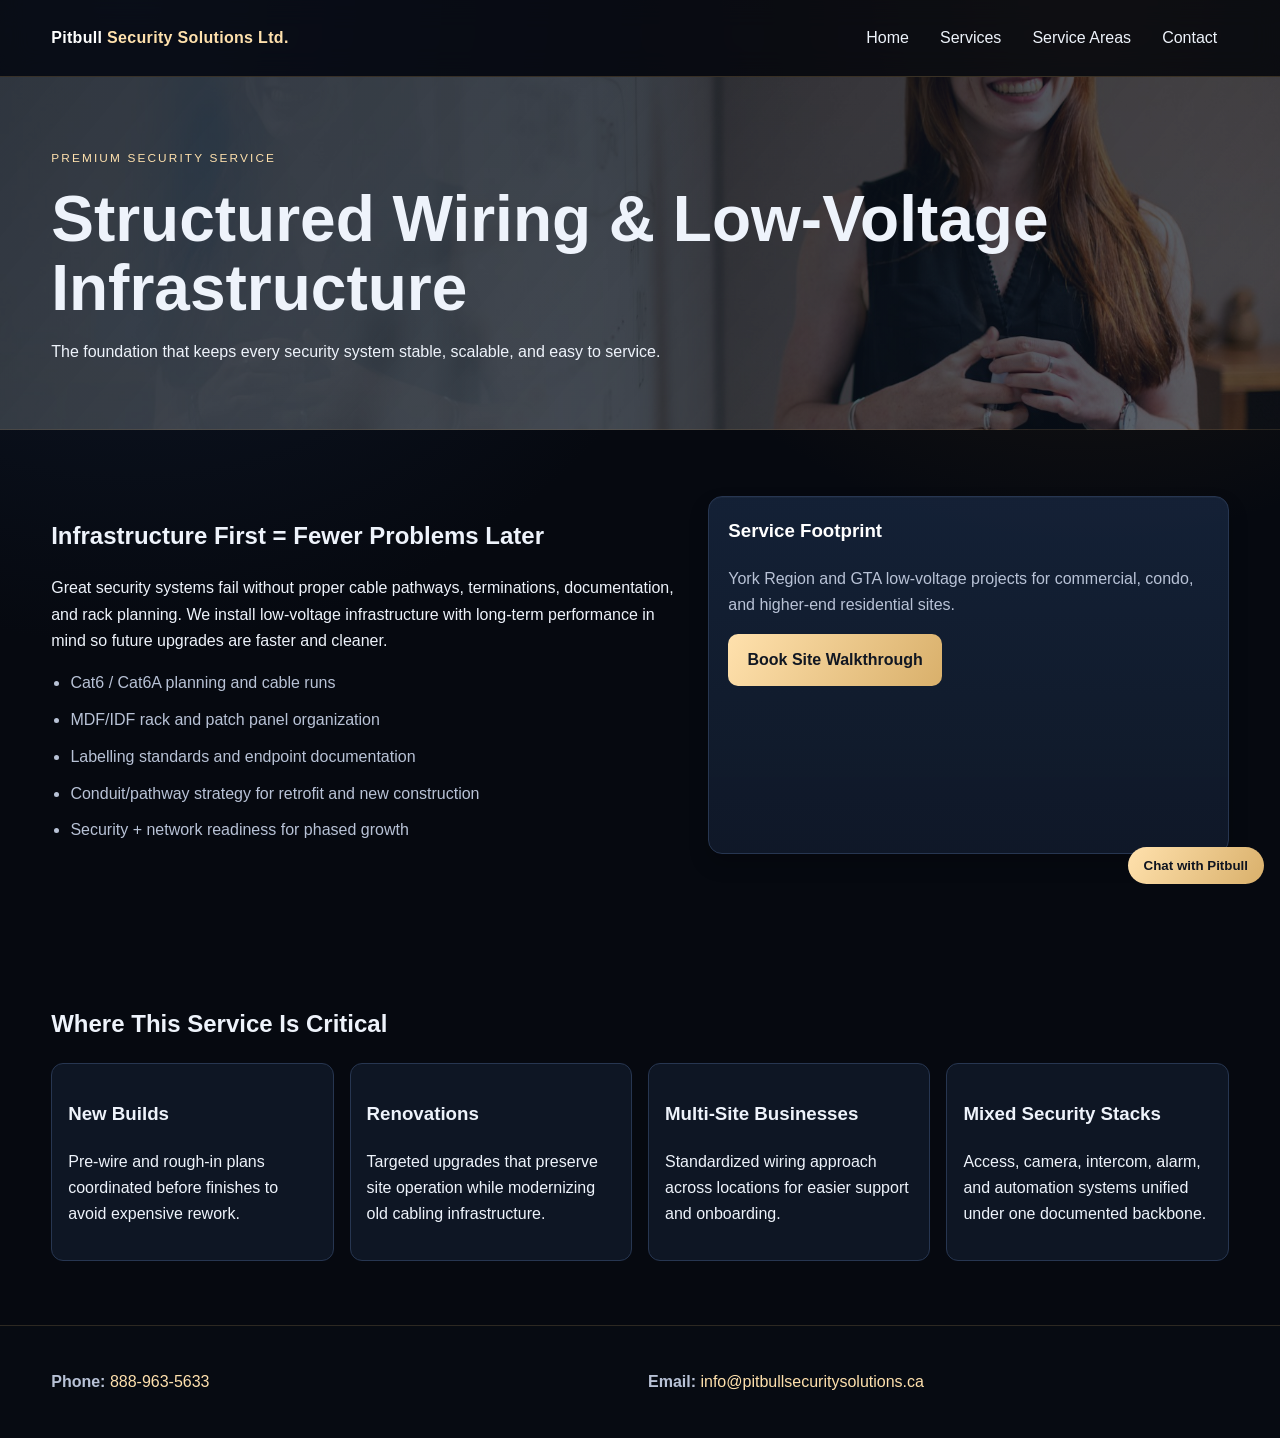
<file: structured-wiring.html>
<!doctype html>
<html lang="en">
<head>
  <meta charset="UTF-8">
  <meta name="viewport" content="width=device-width, initial-scale=1.0">
  <title>Structured Wiring & Low-Voltage Cabling in Ontario (York Region + GTA) | Pitbull Security Solutions Ltd.</title>
  <meta name="description" content="Clean, documented low-voltage infrastructure for access control, cameras, alarm, intercom, and automation systems across York Region and the GTA.">
  <meta name="robots" content="index,follow">
  <link rel="canonical" href="https://pitbullsecuritysolutions.ca/structured-wiring.html">
  <link rel="stylesheet" href="styles.css">
  <link rel="icon" href="favicon.svg" type="image/svg+xml">
  <link rel="manifest" href="site.webmanifest">
</head>
<body>
<header class="site-header"><div class="container nav-wrap"><a class="brand" href="index.html">Pitbull <span>Security Solutions Ltd.</span></a><nav aria-label="Primary navigation"><ul><li><a href="index.html">Home</a></li><li><a href="services.html">Services</a></li><li><a href="areas.html">Service Areas</a></li><li><a href="contact.html">Contact</a></li></ul></nav></div></header>
<main>
  <section class="internal-hero img-wiring-pro"><div class="container"><p class="eyebrow">Premium Security Service</p><h1>Structured Wiring & Low-Voltage Infrastructure</h1><p>The foundation that keeps every security system stable, scalable, and easy to service.</p></div></section>

  <section class="section"><div class="container two-col"><div><h2>Infrastructure First = Fewer Problems Later</h2><p>Great security systems fail without proper cable pathways, terminations, documentation, and rack planning. We install low-voltage infrastructure with long-term performance in mind so future upgrades are faster and cleaner.</p><ul class='feature-list'><li>Cat6 / Cat6A planning and cable runs</li><li>MDF/IDF rack and patch panel organization</li><li>Labelling standards and endpoint documentation</li><li>Conduit/pathway strategy for retrofit and new construction</li><li>Security + network readiness for phased growth</li></ul></div><div class="card"><h3>Service Footprint</h3><p>York Region and GTA low-voltage projects for commercial, condo, and higher-end residential sites.</p><p><a class="btn btn-primary" href="contact.html">Book Site Walkthrough</a></p></div></div></section>

  <section class="pro-section"><div class="container"><h2>Where This Service Is Critical</h2><div class="pro-grid"><article class="kpi"><h3>New Builds</h3><p>Pre-wire and rough-in plans coordinated before finishes to avoid expensive rework.</p></article><article class="kpi"><h3>Renovations</h3><p>Targeted upgrades that preserve site operation while modernizing old cabling infrastructure.</p></article><article class="kpi"><h3>Multi-Site Businesses</h3><p>Standardized wiring approach across locations for easier support and onboarding.</p></article><article class="kpi"><h3>Mixed Security Stacks</h3><p>Access, camera, intercom, alarm, and automation systems unified under one documented backbone.</p></article></div></div></section>
</main>
<footer class="site-footer"><div class="container footer-grid"><p><strong>Phone:</strong> <a href="tel:8889635633">888-963-5633</a></p><p><strong>Email:</strong> <a href="mailto:info@pitbullsecuritysolutions.ca">info@pitbullsecuritysolutions.ca</a></p></div></footer>
<script src="assistant-chat.js" defer></script>
</body>
</html>
</file>
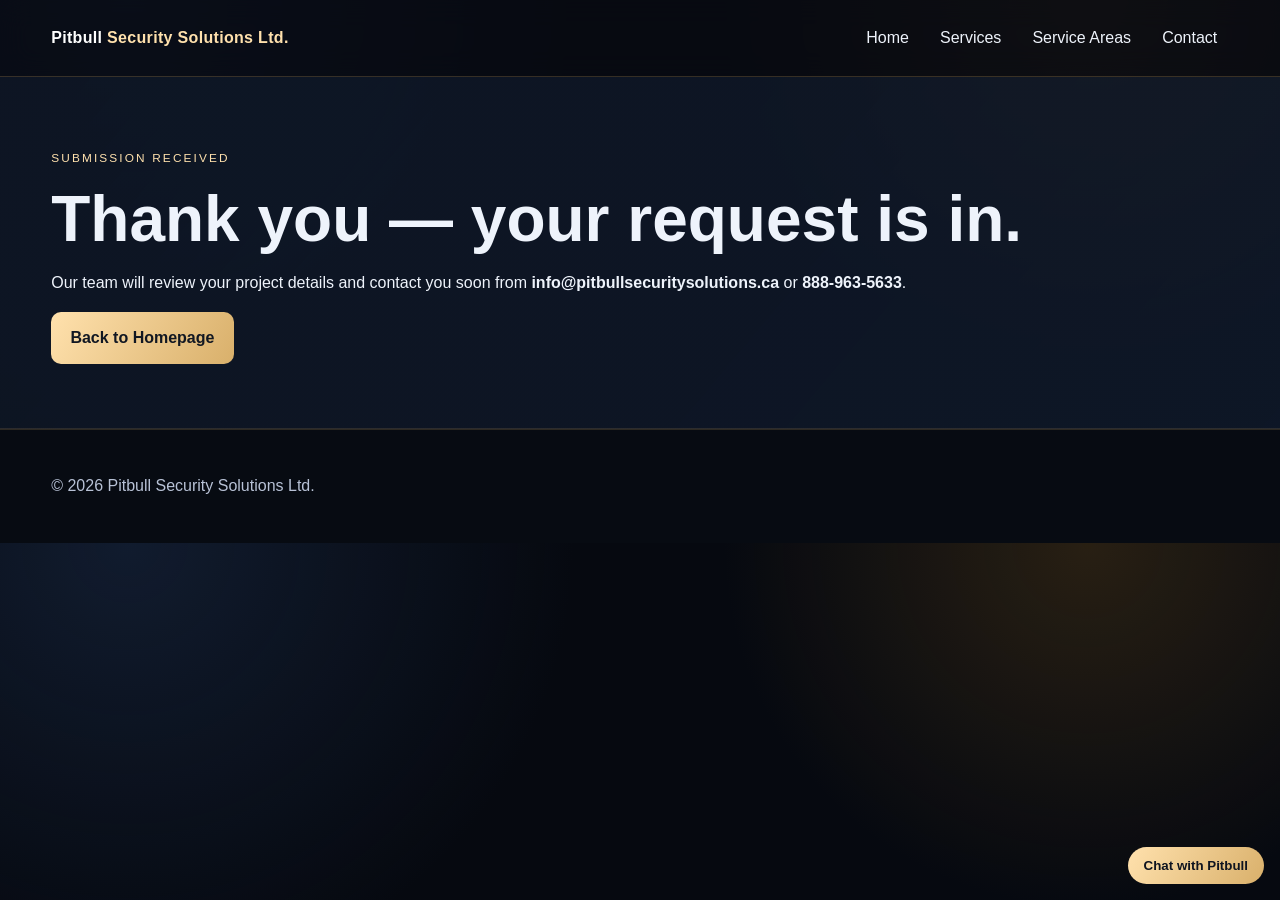
<file: thank-you.html>
<!doctype html>
<html lang="en">
<head>
  <meta charset="UTF-8">
  <meta name="viewport" content="width=device-width, initial-scale=1.0">
  <title>Thank You | Pitbull Security Solutions Ltd.</title>
  <meta name="description" content="Thank you for contacting Pitbull Security Solutions Ltd. Our team will follow up shortly.">
  <meta name="robots" content="noindex,follow">
  <link rel="canonical" href="https://pitbullsecuritysolutions.ca/thank-you.html">
  <link rel="stylesheet" href="styles.css">
  <link rel="icon" href="favicon.svg" type="image/svg+xml">
  <link rel="manifest" href="site.webmanifest">
</head>
<body>
<header class="site-header">
  <div class="container nav-wrap">
    <a class="brand" href="index.html">Pitbull <span>Security Solutions Ltd.</span></a>
    <nav aria-label="Primary navigation">
      <ul>
        <li><a href="index.html">Home</a></li>
        <li><a href="services.html">Services</a></li>
        <li><a href="areas.html">Service Areas</a></li>
        <li><a href="contact.html">Contact</a></li>
      </ul>
    </nav>
  </div>
</header>
<main>
  <section class="internal-hero">
    <div class="container">
      <p class="eyebrow">Submission Received</p>
      <h1>Thank you — your request is in.</h1>
      <p>Our team will review your project details and contact you soon from <strong>info@pitbullsecuritysolutions.ca</strong> or <strong>888-963-5633</strong>.</p>
      <p><a class="btn btn-primary" href="index.html">Back to Homepage</a></p>
    </div>
  </section>
</main>
<footer class="site-footer">
  <div class="container footer-grid">
    <p>&copy; 2026 Pitbull Security Solutions Ltd.</p>
  </div>
</footer>
  <script src="assistant-chat.js" defer></script>
</body>
</html>
</file>
<file: styles.css>
:root {
  --bg: #060910;
  --surface: #111a2b;
  --surface-2: #152239;
  --text: #eef3fb;
  --muted: #b8c2d6;
  --accent: #d9b06b;
  --accent-2: #ffe1ad;
  --line: #273651;
  --max: 1200px;
}
* { box-sizing: border-box; }
html, body { margin: 0; padding: 0; }
body {
  font-family: Inter, "Segoe UI", Roboto, sans-serif;
  color: var(--text);
  line-height: 1.65;
  background:
    radial-gradient(circle at 10% 0, rgba(30,50,83,.45) 0, rgba(30,50,83,0) 35%),
    radial-gradient(circle at 85% 0, rgba(104,73,24,.35) 0, rgba(104,73,24,0) 30%),
    var(--bg);
}
.container { width: min(var(--max), 92vw); margin-inline: auto; }
a { color: var(--accent-2); text-decoration: none; }
a:hover { color: #fff; }

.site-header {
  position: sticky; top: 0; z-index: 100;
  background: rgba(8,11,18,.78);
  border-bottom: 1px solid rgba(217,176,107,.22);
  backdrop-filter: blur(14px);
}
.nav-wrap { min-height: 76px; display: flex; align-items: center; justify-content: space-between; gap: 1rem; }
.brand { color:#fff; font-weight: 800; letter-spacing:.02em; }
.brand span { color: var(--accent-2); }
nav ul { margin:0; padding:0; list-style:none; display:flex; flex-wrap:wrap; gap:.5rem; }
nav a { color: var(--text); border-radius:999px; padding:.35rem .72rem; }
nav a[aria-current="page"], nav a:hover { background: rgba(217,176,107,.17); }

.hero {
  min-height: 82vh; display:flex; align-items:center;
  background-image: linear-gradient(to right, rgba(6,9,16,.9), rgba(6,9,16,.48)), url('assets/images/camera.jpg');
  background-size: cover; background-position: center;
}
.hero-content { max-width: 840px; padding: 5.1rem 0; }
.eyebrow { margin:0 0 1rem; text-transform: uppercase; letter-spacing:.18em; font-size:.74rem; color:var(--accent-2); }
h1 { margin:0 0 1rem; line-height:1.08; font-size: clamp(2rem, 5vw, 4rem); }
.hero p { color:#e8eef8; font-size:1.08rem; }
.hero-actions { display:flex; flex-wrap: wrap; gap:.8rem; margin-top:1.8rem; }
.btn { display:inline-block; padding:.8rem 1.2rem; border-radius:10px; font-weight:700; }
.btn-primary { background: linear-gradient(120deg, var(--accent-2), var(--accent)); color:#111722; }
.btn-secondary { border:1px solid rgba(238,243,251,.35); color:#fff; }

.section { padding: 4.1rem 0; }
.dark-panel { background: linear-gradient(180deg, rgba(17,26,43,.92), rgba(17,26,43,.67)); border-top:1px solid rgba(217,176,107,.12); border-bottom:1px solid rgba(217,176,107,.12); }
.two-col { display:grid; grid-template-columns: 1.2fr 1fr; gap: 2rem; }
.feature-list { margin:0; padding-left:1.2rem; color:var(--muted); }
.feature-list li { margin-bottom:.65rem; }

.section-lead { color:var(--muted); max-width:75ch; }
.cards, .service-links { display:grid; grid-template-columns: repeat(auto-fit,minmax(240px,1fr)); gap:1rem; }
.card {
  background: linear-gradient(180deg, rgba(21,34,57,.92), rgba(16,25,41,.95));
  border:1px solid var(--line); border-radius:14px; padding:1.2rem;
  box-shadow: inset 0 1px rgba(255,255,255,.03), 0 10px 20px rgba(0,0,0,.2);
}
.card h2,.card h3 { margin-top:0; color:#fff; }
.card p { color:var(--muted); }

.service-grid {
  display:grid;
  grid-template-columns: repeat(auto-fit, minmax(280px,1fr));
  gap: 1rem;
}
.service-tile {
  min-height: 250px;
  border-radius: 15px;
  overflow: hidden;
  border: 1px solid rgba(217,176,107,.22);
  position: relative;
  display:flex;
  align-items:flex-end;
  background-size: cover;
  background-position: center;
}
.service-tile::before {
  content:"";
  position:absolute; inset:0;
  background: linear-gradient(to top, rgba(7,10,16,.93) 15%, rgba(7,10,16,.2));
}
.service-tile > div { position: relative; z-index:1; padding:1.1rem; }
.service-tile h3 { margin:0 0 .35rem; }
.service-tile p { margin:.15rem 0 .5rem; color:#d2dbee; }

.img-access { background-image:url('assets/images/access.jpg'); }
.img-camera { background-image:url('assets/images/camera.jpg'); }
.img-alarm { background-image:url('assets/images/alarm.jpg'); }
.img-intercom { background-image:url('assets/images/intercom.jpg'); }
.img-wiring { background-image:url('assets/images/wiring.jpg'); }
.img-automation { background-image:url('assets/images/automation.jpg'); }

.img-cannabis { background-image:url('assets/images/cannabis-store.jpg'); }
.img-warehouse { background-image:url('assets/images/production-warehouse.jpg'); }
.img-factory { background-image:url('assets/images/factory-floor.jpg'); }


.internal-hero {
  padding: 4.5rem 0 3rem;
  background-image: linear-gradient(130deg, rgba(13,21,35,.95), rgba(16,26,44,.78));
  border-bottom: 1px solid rgba(217,176,107,.15);
}
.internal-hero.img-access,
.internal-hero.img-camera,
.internal-hero.img-alarm,
.internal-hero.img-intercom,
.internal-hero.img-wiring,
.internal-hero.img-automation { background-blend-mode: overlay; }
.map-bg { background-image: linear-gradient(130deg, rgba(13,21,35,.93), rgba(16,26,44,.78)), url('assets/images/map.jpg'); background-size:cover; }

.cta-wrap { text-align:center; border:1px solid rgba(217,176,107,.25); border-radius:14px; padding:2.2rem; background:linear-gradient(180deg,rgba(23,35,56,.95),rgba(12,17,27,.92)); }
.site-footer { border-top:1px solid rgba(217,176,107,.18); background:#070b12; color:var(--muted); padding:1.7rem 0; }
.footer-grid { display:grid; grid-template-columns: repeat(auto-fit,minmax(230px,1fr)); gap:1rem; }

@media (max-width: 900px) {
  .two-col { grid-template-columns: 1fr; }
}
@media (max-width: 650px) {
  .nav-wrap { flex-direction:column; justify-content:center; padding:.65rem 0; }
  .hero { min-height: 70vh; }
  .hero-content { padding: 3.4rem 0; }
}

.service-card-link { display: block; }
.service-thumb {
  display: block;
  height: 120px;
  border-radius: 10px;
  margin-bottom: .9rem;
  background-size: cover;
  background-position: center;
  border: 1px solid rgba(217,176,107,.2);
}

.internal-hero.img-access { background-image: linear-gradient(130deg, rgba(13,21,35,.8), rgba(16,26,44,.65)), url('assets/images/access.jpg'); background-size: cover; background-position: center; }
.internal-hero.img-camera { background-image: linear-gradient(130deg, rgba(13,21,35,.8), rgba(16,26,44,.65)), url('assets/images/camera.jpg'); background-size: cover; background-position: center; }
.internal-hero.img-alarm { background-image: linear-gradient(130deg, rgba(13,21,35,.8), rgba(16,26,44,.65)), url('assets/images/alarm.jpg'); background-size: cover; background-position: center; }
.internal-hero.img-intercom { background-image: linear-gradient(130deg, rgba(13,21,35,.8), rgba(16,26,44,.65)), url('assets/images/intercom.jpg'); background-size: cover; background-position: center; }
.internal-hero.img-wiring { background-image: linear-gradient(130deg, rgba(13,21,35,.8), rgba(16,26,44,.65)), url('assets/images/wiring.jpg'); background-size: cover; background-position: center; }
.internal-hero.img-automation { background-image: linear-gradient(130deg, rgba(13,21,35,.8), rgba(16,26,44,.65)), url('assets/images/automation.jpg'); background-size: cover; background-position: center; }

.image-band {
  display: grid;
  grid-template-columns: repeat(auto-fit, minmax(240px,1fr));
  gap: 1rem;
}
.band-tile {
  min-height: 190px;
  border-radius: 14px;
  border: 1px solid rgba(217,176,107,.2);
  position: relative;
  overflow: hidden;
  display: flex;
  align-items: end;
  background-size: cover;
  background-position: center;
}
.band-tile::before {
  content: "";
  position: absolute;
  inset: 0;
  background: linear-gradient(to top, rgba(7,10,16,.88) 20%, rgba(7,10,16,.15));
}
.band-tile h3 {
  position: relative;
  z-index: 1;
  margin: 0;
  padding: 1rem;
}

.img-contact-panel {
  background-image: linear-gradient(140deg, rgba(14,22,36,.92), rgba(14,22,36,.82)), url('assets/images/contact.jpg');
  background-size: cover;
  background-position: center;
}


.img-access-commercial { background-image: linear-gradient(130deg, rgba(10,18,30,.82), rgba(10,18,30,.66)), url('assets/images/access-commercial.jpg'); background-size: cover; background-position: center; }
.img-intercom-pro { background-image: linear-gradient(130deg, rgba(10,18,30,.82), rgba(10,18,30,.66)), url('assets/images/intercom-pro.jpg'); background-size: cover; background-position: center; }
.img-wiring-pro { background-image: linear-gradient(130deg, rgba(10,18,30,.82), rgba(10,18,30,.66)), url('assets/images/wiring-pro.jpg'); background-size: cover; background-position: center; }

.faq-section { background: linear-gradient(180deg, rgba(12,18,29,.9), rgba(8,13,22,.92)); border-top: 1px solid rgba(217,176,107,.12); border-bottom: 1px solid rgba(217,176,107,.12); }
.faq-grid { display: grid; grid-template-columns: 1fr 1fr; gap: .9rem; }
.faq-item { border: 1px solid var(--line); border-radius: 12px; padding: .8rem 1rem; background: rgba(16,25,41,.86); }
.faq-item summary { cursor: pointer; font-weight: 700; color: #fff; }
.faq-item p { color: var(--muted); margin: .75rem 0 0; }

.form-section { padding-top: 0; }
.form-card { max-width: 860px; margin: 0 auto; }
.contact-form { display: grid; grid-template-columns: 1fr 1fr; gap: .9rem; }
.contact-form label { display: grid; gap: .4rem; color: #dce6f7; font-size: .95rem; }
.contact-form input,
.contact-form select,
.contact-form textarea {
  width: 100%;
  border: 1px solid rgba(217,176,107,.22);
  border-radius: 8px;
  background: rgba(8,12,20,.8);
  color: #fff;
  padding: .68rem .75rem;
  font: inherit;
}
.contact-form textarea,
.contact-form label:last-of-type,
.contact-form button { grid-column: 1 / -1; }

@media (max-width: 850px) {
  .faq-grid,
  .contact-form { grid-template-columns: 1fr; }
}

/* Production hardening UI additions */
.pro-section { padding: 4rem 0; }
.pro-grid { display:grid; grid-template-columns: repeat(auto-fit, minmax(220px,1fr)); gap:1rem; }
.kpi { border:1px solid var(--line); border-radius:12px; padding:1rem; background:rgba(16,25,41,.85); }

.chat-widget { position: fixed; right: 1rem; bottom: 1rem; z-index: 999; font-family: Inter, sans-serif; }
.chat-toggle { background: linear-gradient(120deg, var(--accent-2), var(--accent)); color:#0f1420; border:0; border-radius:999px; padding:.7rem 1rem; font-weight:700; cursor:pointer; }
.chat-panel { width: min(92vw, 340px); margin-top:.6rem; border:1px solid rgba(217,176,107,.28); border-radius:14px; background:#0c1220; box-shadow:0 10px 30px rgba(0,0,0,.35); overflow:hidden; }
.chat-panel header { display:flex; justify-content:space-between; align-items:center; padding:.7rem .85rem; background:#111a2b; }
.chat-close { background:none; border:0; color:#fff; font-size:1.2rem; cursor:pointer; }
.chat-body { max-height: 260px; overflow:auto; padding:.8rem; display:grid; gap:.5rem; }
.chat-body p { margin:0; padding:.5rem .6rem; border-radius:10px; font-size:.92rem; }
.chat-body .bot { background:#1a253a; color:#e9effa; }
.chat-body .user { background:#283856; color:#fff; justify-self:end; }
.chat-form { display:flex; gap:.45rem; padding:.75rem; border-top:1px solid #23314b; }
.chat-form input { flex:1; border:1px solid #2c3b59; border-radius:8px; background:#0a101c; color:#fff; padding:.55rem .6rem; }
.chat-form button { border:0; border-radius:8px; background:#d9b06b; color:#101722; padding:.55rem .72rem; font-weight:700; }
.chat-escalate { display:flex; justify-content:space-between; gap:.4rem; padding:0 .75rem .75rem; }
.chat-escalate a { font-size:.8rem; }

.internal-hero.img-cannabis { background-image: linear-gradient(130deg, rgba(13,21,35,.8), rgba(16,26,44,.65)), url('assets/images/cannabis-store.jpg'); background-size: cover; background-position: center; }
</file>
